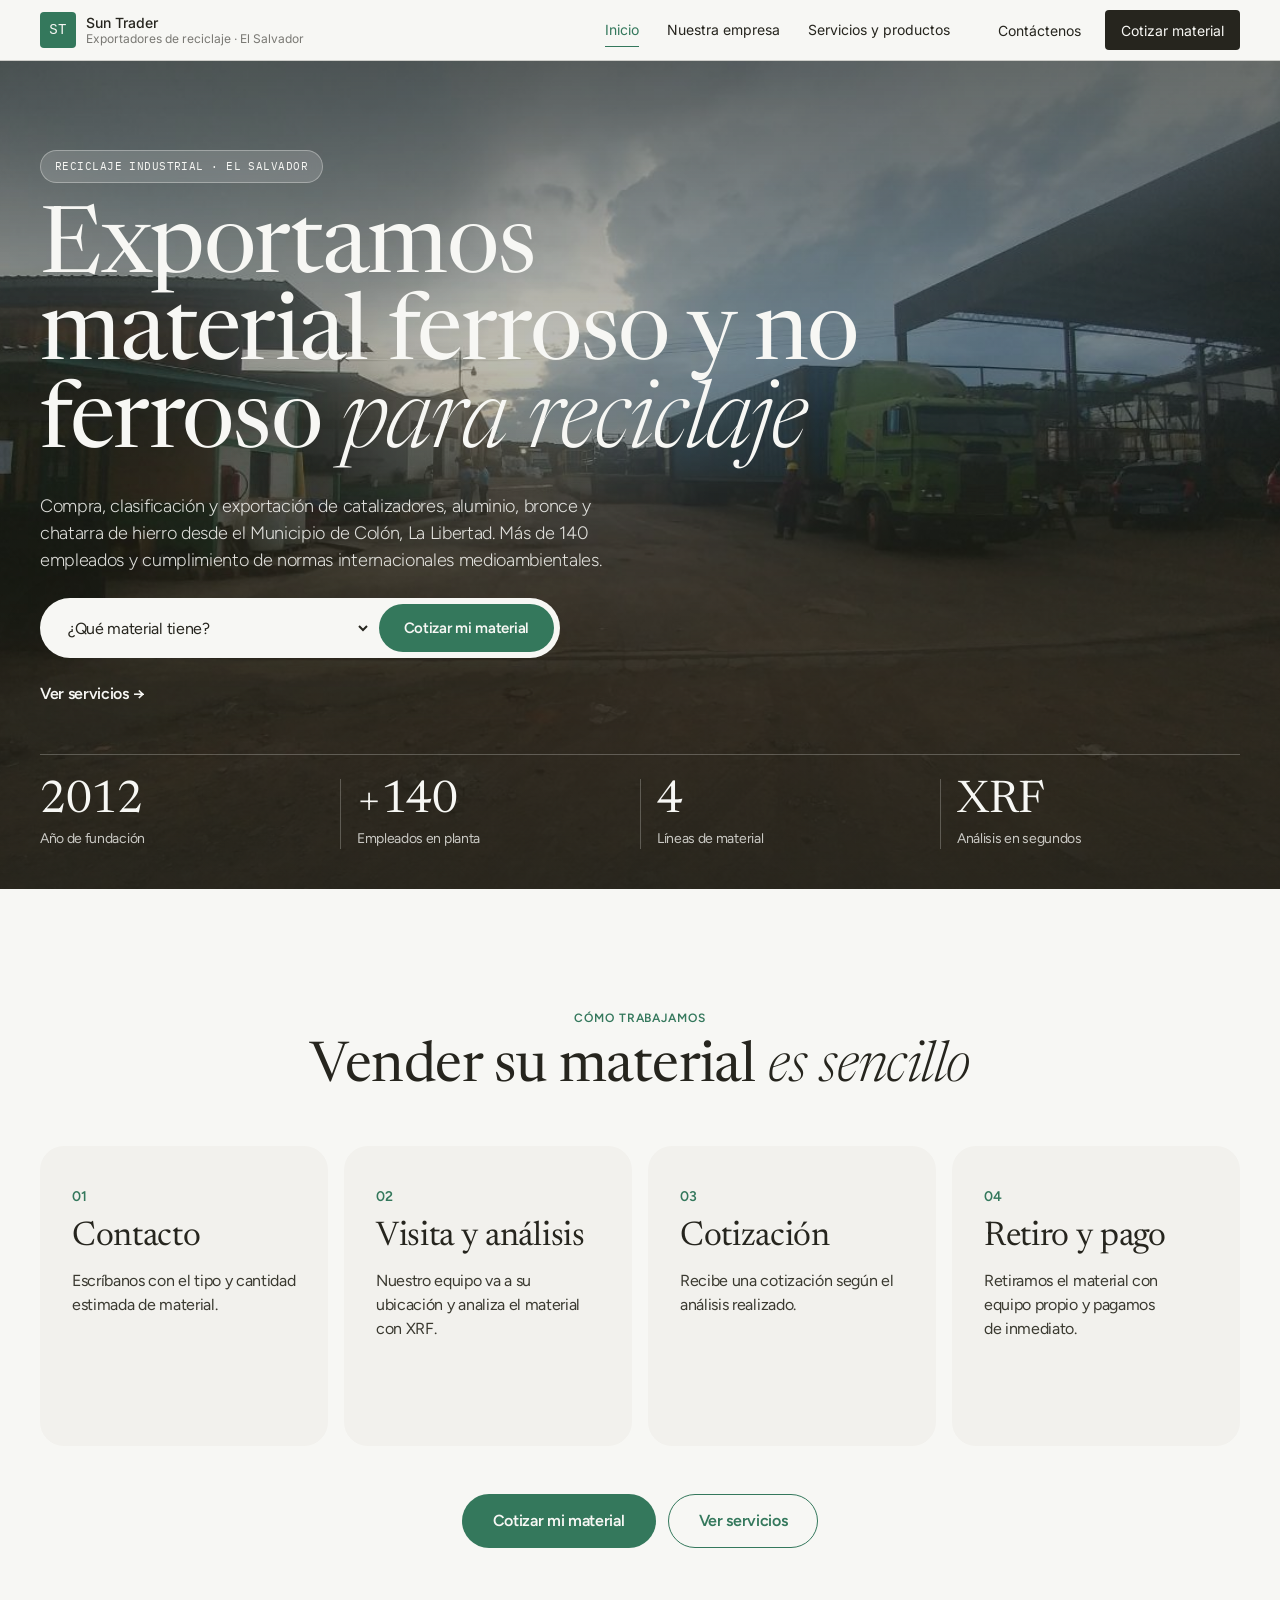
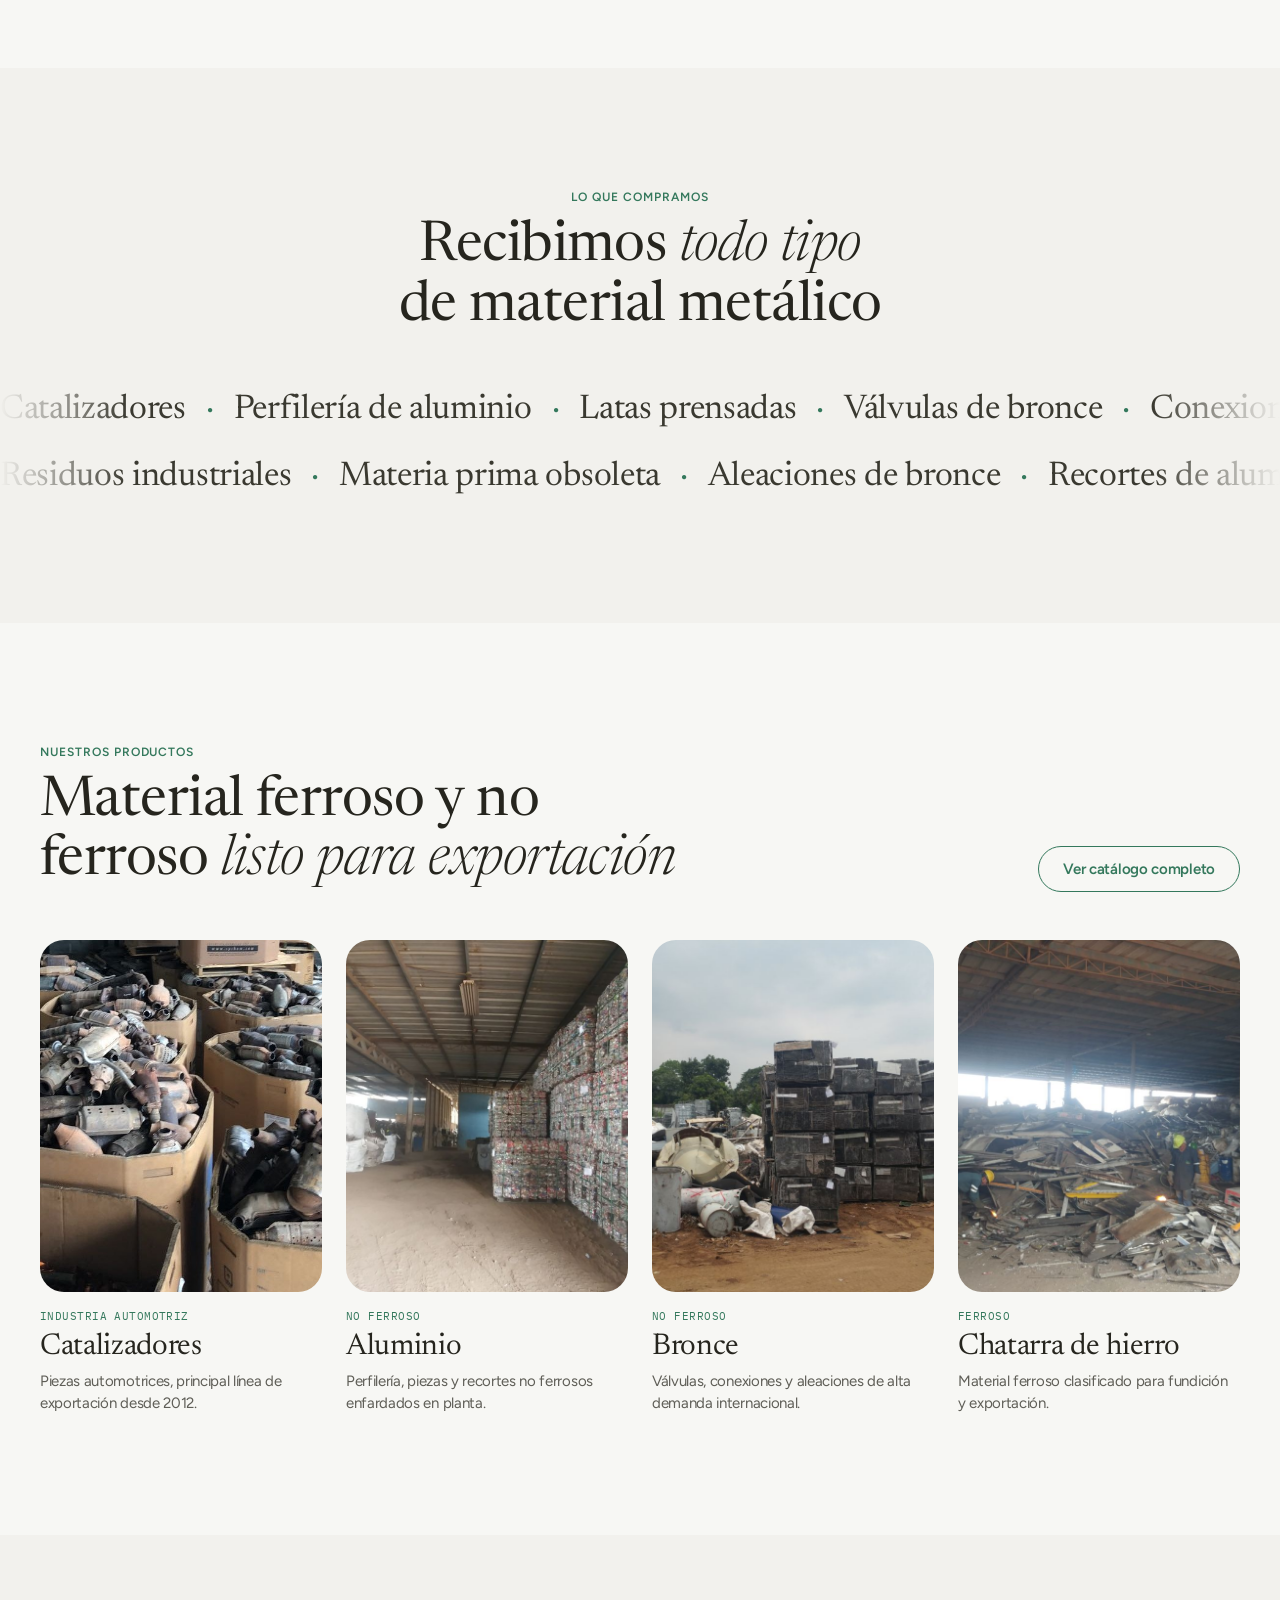
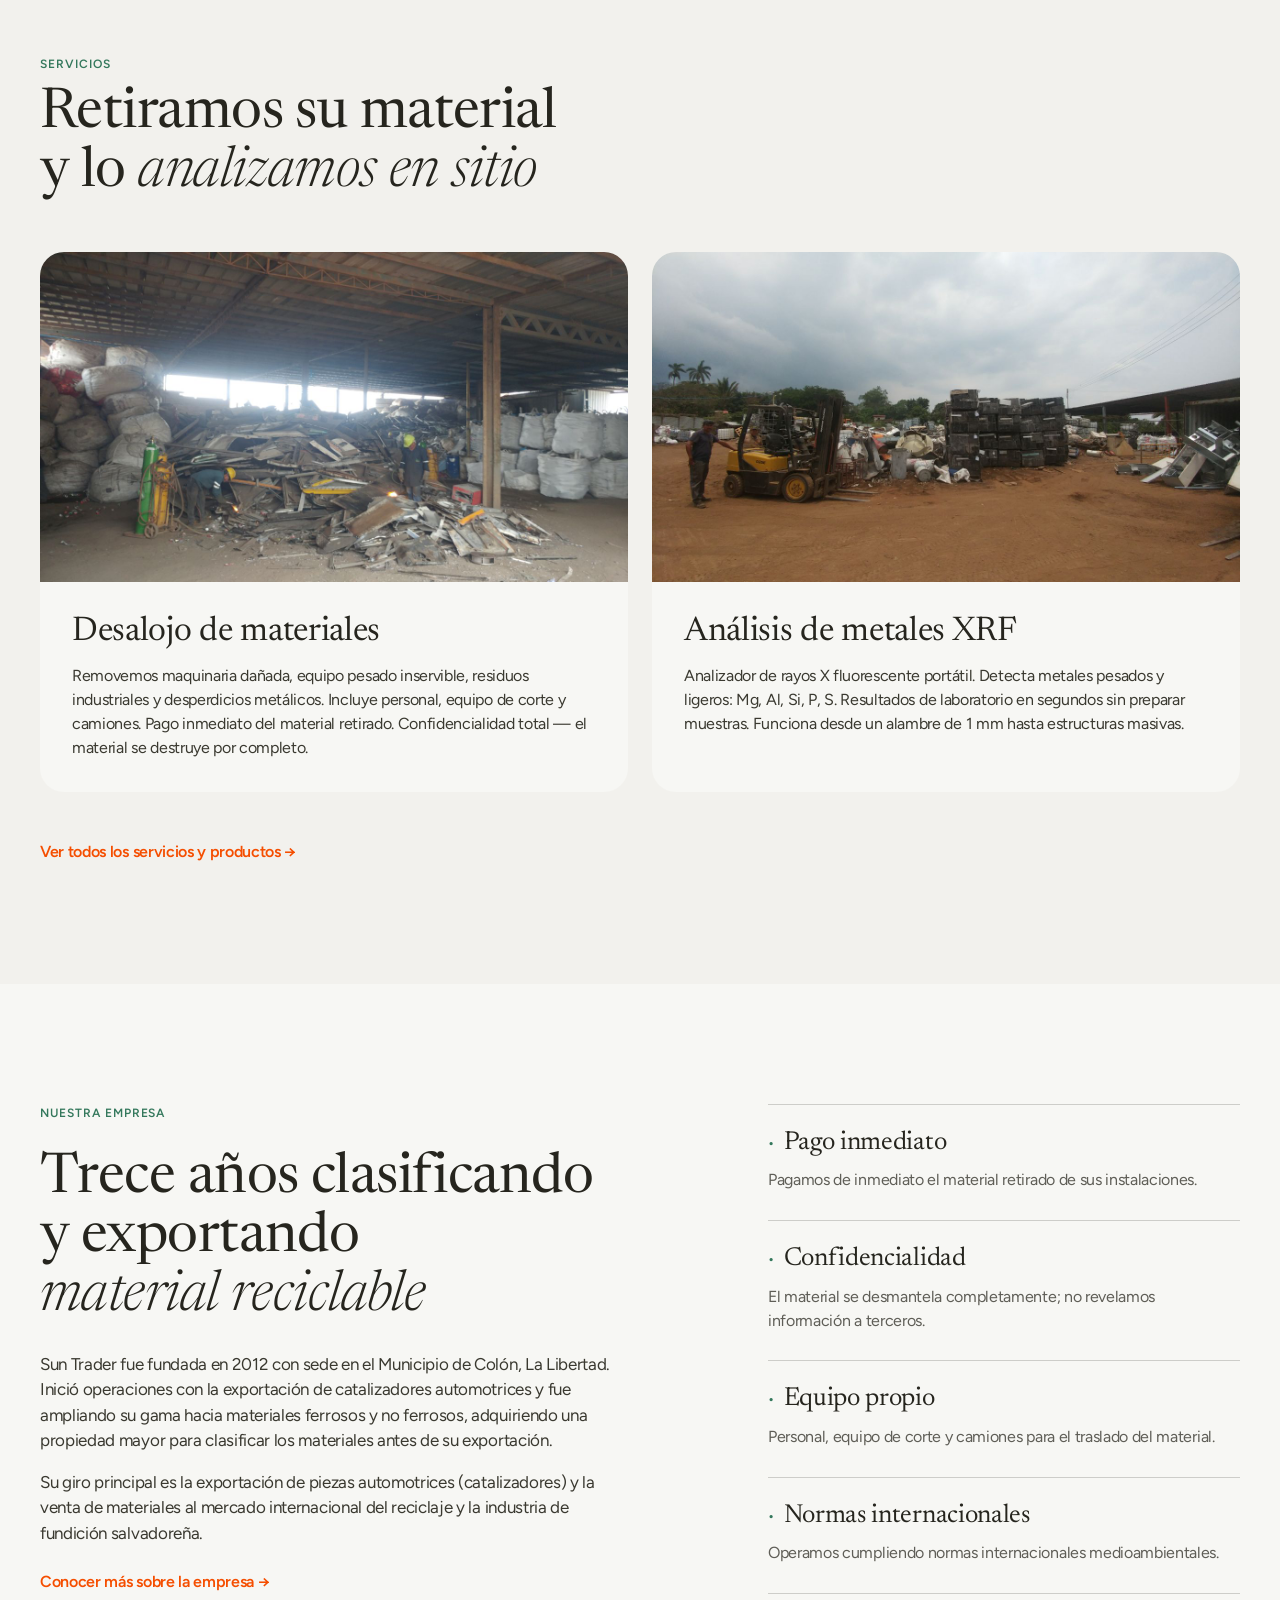
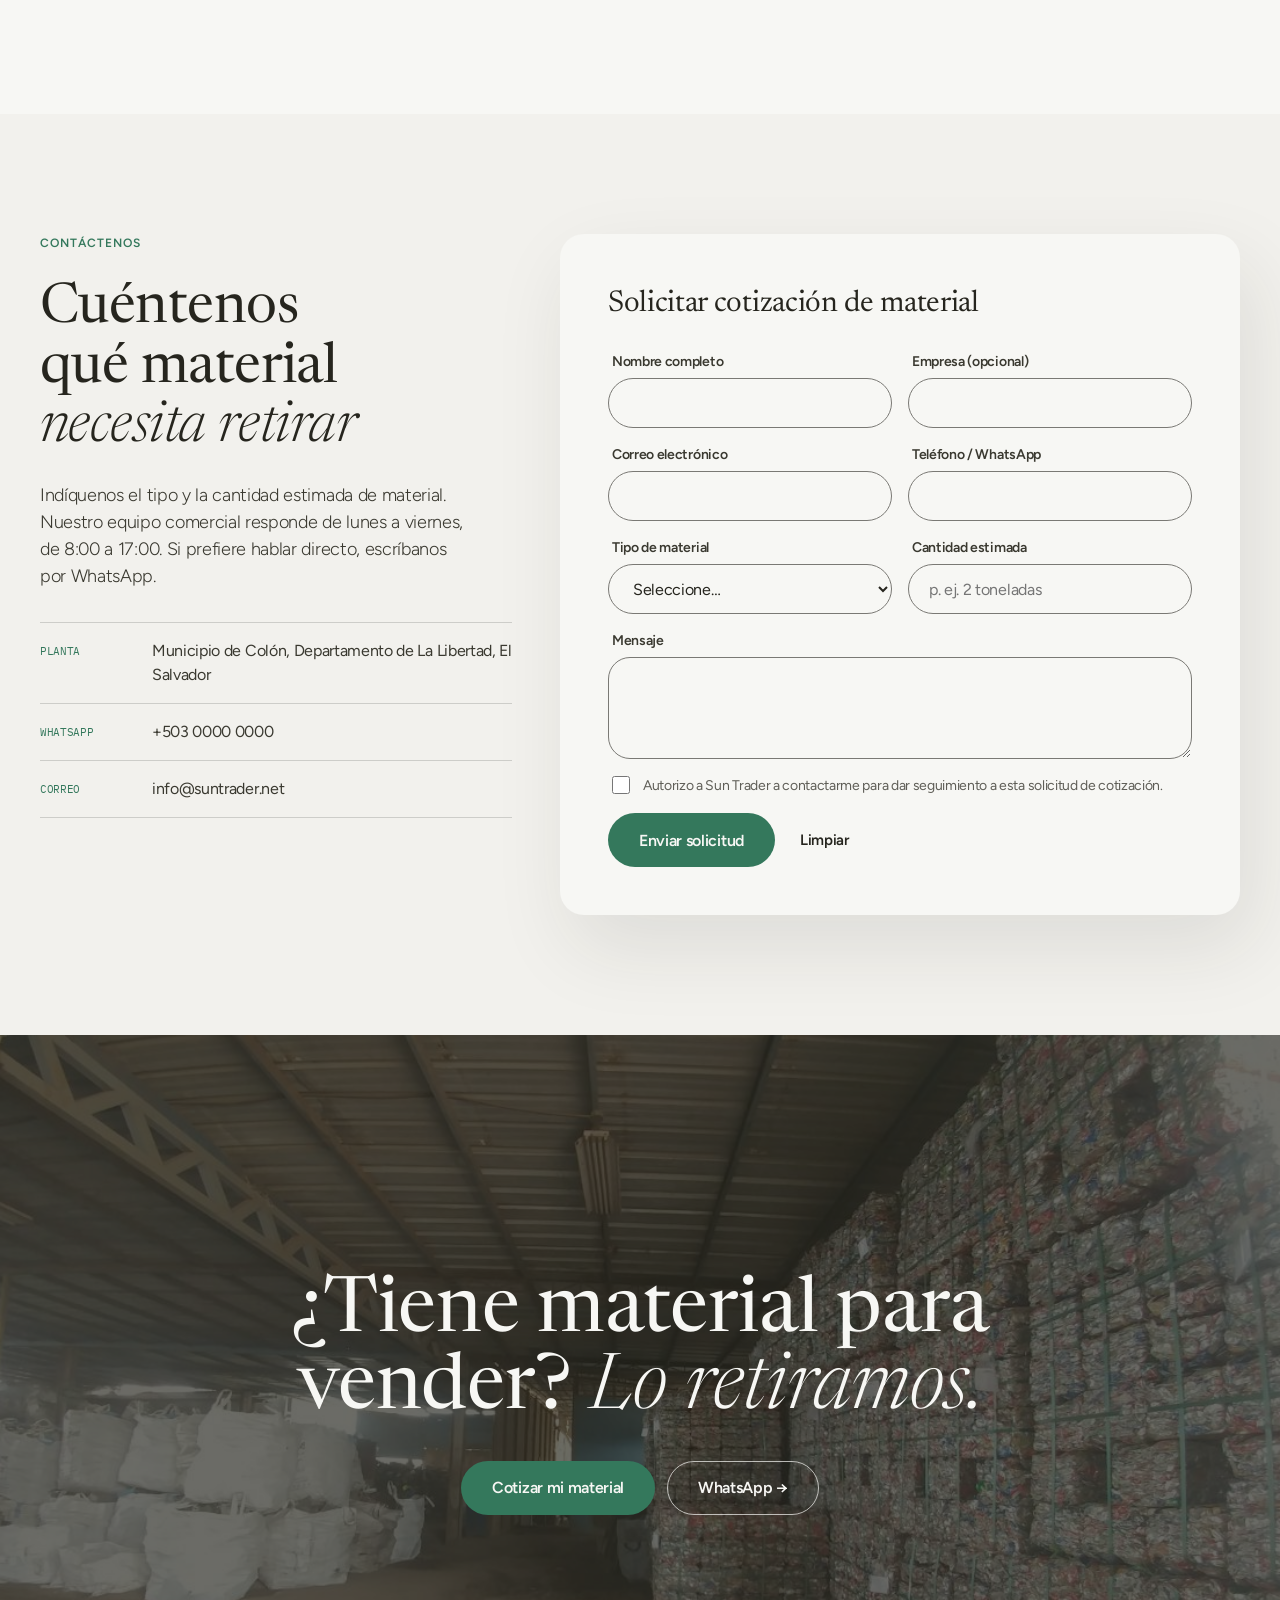
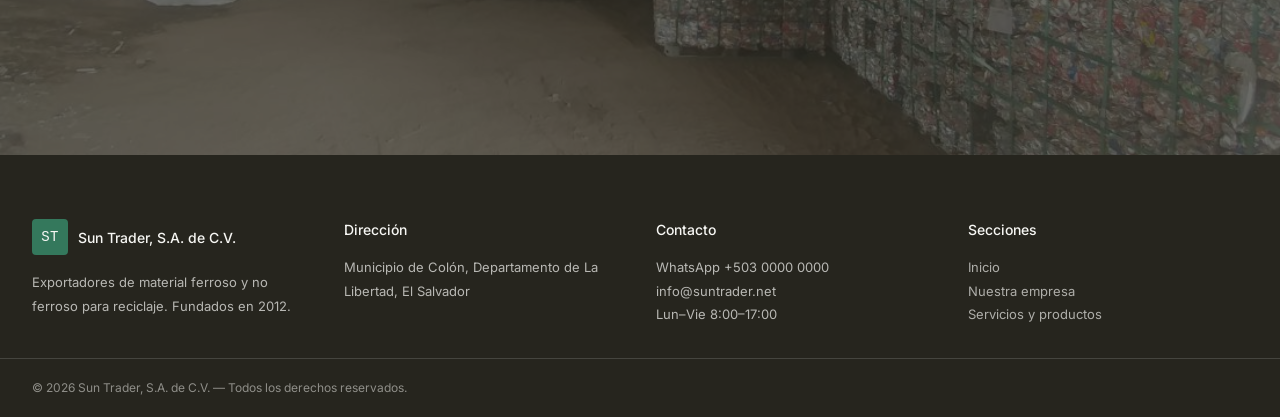
<file: index.html>
<!DOCTYPE html>
<html lang="es">
<head>
  <meta charset="UTF-8" />
  <meta name="viewport" content="width=device-width, initial-scale=1.0" />
  <title>Sun Trader, S.A. de C.V. — Exportadores de material ferroso y no ferroso para reciclaje</title>
  <meta name="description" content="Compra, clasificación y exportación de catalizadores, aluminio, bronce y chatarra de hierro desde el Municipio de Colón, La Libertad, El Salvador. Fundados en 2012, más de 140 empleados." />
  <meta name="theme-color" content="#26251e" />
  <link rel="preconnect" href="https://fonts.googleapis.com" />
  <link rel="preconnect" href="https://fonts.gstatic.com" crossorigin />
  <link href="https://fonts.googleapis.com/css2?family=Newsreader:ital,opsz,wght@0,6..72,300;0,6..72,400;0,6..72,500;1,6..72,300;1,6..72,400&family=Figtree:wght@300;400;500;600;700&family=IBM+Plex+Mono:wght@400&family=Inter:wght@400;500&display=swap" rel="stylesheet" />
  <link rel="stylesheet" href="inicio.css" />
</head>
<body>


  <!-- ===================== HEADER ===================== -->
  <header class="site-header" id="siteHeader">
    <div class="header-inner">
      <a class="brand" href="index.html" aria-label="Sun Trader — Inicio">
        <span class="brand-mark">ST</span>
        <span class="brand-text">
          <span class="brand-name">Sun Trader</span>
          <span class="brand-sub">Exportadores de reciclaje · El Salvador</span>
        </span>
      </a>
      <div class="nav-cluster">
        <nav class="main-nav" aria-label="Navegación principal">
          <a href="index.html" class="active">Inicio</a>
          <a href="nosotros.html">Nuestra empresa</a>
          <a href="servicios.html">Servicios y productos</a>
        </nav>
        <div class="header-actions">
          <a href="#contacto" class="header-link">Contáctenos</a>
          <a href="#contacto" class="header-cta">Cotizar material</a>
        </div>
      </div>
    </div>
  </header>

  <main>

    <!-- ===================== HERO ===================== -->
    <section class="hero" aria-labelledby="hero-title">
      <figure class="hero-bg">
        <img src="images/entrada-planta.jpg" alt="Entrada a la planta de reciclaje de Sun Trader en Colón, La Libertad, con camión contenedor" />
      </figure>

      <div class="container hero-inner">
        <div class="hero-copy">
          <p class="badge hero-enter">Reciclaje industrial · El Salvador</p>
          <h1 class="hero-title hero-enter" id="hero-title">Exportamos material ferroso y no ferroso <em>para reciclaje</em></h1>
          <p class="hero-lead hero-enter">Compra, clasificación y exportación de catalizadores, aluminio, bronce y chatarra de hierro desde el Municipio de Colón, La Libertad. Más de 140 empleados y cumplimiento de normas internacionales medioambientales.</p>

          <!-- Cotización rápida: lleva al formulario completo -->
          <form class="quick-quote hero-enter" action="#contacto" aria-label="Cotización rápida">
            <label class="sr-only" for="qq-material">Tipo de material</label>
            <select id="qq-material" name="material">
              <option value="" selected disabled>¿Qué material tiene?</option>
              <option>Catalizadores</option>
              <option>Aluminio</option>
              <option>Bronce</option>
              <option>Chatarra de hierro</option>
              <option>Otro</option>
            </select>
            <button type="submit" class="btn btn-primary">Cotizar mi material</button>
          </form>
          <a href="servicios.html" class="hero-link hero-enter">Ver servicios →</a>
        </div>

        <dl class="hero-stats hero-enter" aria-label="Cifras de la empresa">
          <div class="hero-stat">
            <dt>Año de fundación</dt>
            <dd>2012</dd>
          </div>
          <div class="hero-stat">
            <dt>Empleados en planta</dt>
            <dd data-count="140" data-prefix="+">+140</dd>
          </div>
          <div class="hero-stat">
            <dt>Líneas de material</dt>
            <dd data-count="4">4</dd>
          </div>
          <div class="hero-stat">
            <dt>Análisis en segundos</dt>
            <dd>XRF</dd>
          </div>
        </dl>
      </div>
    </section>

    <!-- ===================== CÓMO TRABAJAMOS ===================== -->
    <section class="section" aria-labelledby="steps-title">
      <div class="container stack">
        <header class="section-head section-head-center reveal">
          <p class="eyebrow">Cómo trabajamos</p>
          <h2 class="h2" id="steps-title">Vender su material <em>es sencillo</em></h2>
        </header>

        <ol class="steps-grid">
          <li class="step reveal">
            <span class="step-num">01</span>
            <h3>Contacto</h3>
            <p>Escríbanos con el tipo y cantidad estimada de material.</p>
          </li>
          <li class="step reveal d-1">
            <span class="step-num">02</span>
            <h3>Visita y análisis</h3>
            <p>Nuestro equipo va a su ubicación y analiza el material con XRF.</p>
          </li>
          <li class="step reveal d-2">
            <span class="step-num">03</span>
            <h3>Cotización</h3>
            <p>Recibe una cotización según el análisis realizado.</p>
          </li>
          <li class="step reveal d-3">
            <span class="step-num">04</span>
            <h3>Retiro y pago</h3>
            <p>Retiramos el material con equipo propio y pagamos de inmediato.</p>
          </li>
        </ol>

        <div class="btn-row btn-row-center reveal">
          <a href="#contacto" class="btn btn-primary btn-lg">Cotizar mi material</a>
          <a href="servicios.html" class="btn btn-outline btn-lg">Ver servicios</a>
        </div>
      </div>
    </section>

    <!-- ===================== MATERIALES (cinta) ===================== -->
    <section class="section section-paper materials" aria-labelledby="materials-title">
      <div class="container">
        <header class="section-head section-head-center reveal">
          <p class="eyebrow">Lo que compramos</p>
          <h2 class="h2" id="materials-title">Recibimos <em>todo tipo</em> de material metálico</h2>
        </header>
      </div>
      <div class="marquee" aria-hidden="true">
        <div class="marquee-row">
          <span>Catalizadores</span><span>Perfilería de aluminio</span><span>Latas prensadas</span><span>Válvulas de bronce</span><span>Conexiones</span><span>Chatarra de hierro</span><span>Maquinaria dañada</span><span>Equipo pesado</span>
          <span>Catalizadores</span><span>Perfilería de aluminio</span><span>Latas prensadas</span><span>Válvulas de bronce</span><span>Conexiones</span><span>Chatarra de hierro</span><span>Maquinaria dañada</span><span>Equipo pesado</span>
        </div>
        <div class="marquee-row marquee-row-reverse">
          <span>Residuos industriales</span><span>Materia prima obsoleta</span><span>Aleaciones de bronce</span><span>Recortes de aluminio</span><span>Material ferroso</span><span>Desperdicios metálicos</span>
          <span>Residuos industriales</span><span>Materia prima obsoleta</span><span>Aleaciones de bronce</span><span>Recortes de aluminio</span><span>Material ferroso</span><span>Desperdicios metálicos</span>
        </div>
      </div>
    </section>

    <!-- ===================== PRODUCTOS ===================== -->
    <section class="section" aria-labelledby="products-title">
      <div class="container stack">
        <header class="section-head section-head-split reveal">
          <div>
            <p class="eyebrow">Nuestros productos</p>
            <h2 class="h2" id="products-title">Material ferroso y no ferroso <em>listo para exportación</em></h2>
          </div>
          <a href="servicios.html" class="btn btn-outline">Ver catálogo completo</a>
        </header>

        <div class="products-grid">
          <article class="product reveal">
            <figure class="product-photo">
              <img src="images/catalizadores.jpg" alt="Cajas con catalizadores automotrices clasificados" loading="lazy" />
            </figure>
            <div class="product-body">
              <span class="product-type">Industria automotriz</span>
              <h3>Catalizadores</h3>
              <p>Piezas automotrices, principal línea de exportación desde 2012.</p>
            </div>
          </article>
          <article class="product reveal d-1">
            <figure class="product-photo">
              <img src="images/aluminio-latas.jpg" alt="Fardos de aluminio y latas prensadas listos para exportación" loading="lazy" />
            </figure>
            <div class="product-body">
              <span class="product-type">No ferroso</span>
              <h3>Aluminio</h3>
              <p>Perfilería, piezas y recortes no ferrosos enfardados en planta.</p>
            </div>
          </article>
          <article class="product reveal d-2">
            <figure class="product-photo">
              <img src="images/enfardado.jpg" alt="Material no ferroso enfardado y apilado en la planta" loading="lazy" />
            </figure>
            <div class="product-body">
              <span class="product-type">No ferroso</span>
              <h3>Bronce</h3>
              <p>Válvulas, conexiones y aleaciones de alta demanda internacional.</p>
            </div>
          </article>
          <article class="product reveal d-3">
            <figure class="product-photo">
              <img src="images/nave-corte.jpg" alt="Chatarra de hierro procesada con equipo de corte en la nave" loading="lazy" />
            </figure>
            <div class="product-body">
              <span class="product-type">Ferroso</span>
              <h3>Chatarra de hierro</h3>
              <p>Material ferroso clasificado para fundición y exportación.</p>
            </div>
          </article>
        </div>
      </div>
    </section>

    <!-- ===================== SERVICIOS ===================== -->
    <section class="section section-paper" aria-labelledby="services-title">
      <div class="container stack">
        <header class="section-head reveal">
          <p class="eyebrow">Servicios</p>
          <h2 class="h2" id="services-title">Retiramos su material y lo <em>analizamos en sitio</em></h2>
        </header>

        <div class="services-grid">
          <article class="service reveal">
            <figure class="service-photo">
              <img src="images/nave-corte.jpg" alt="Operarios con equipo de corte desmantelando material metálico en la nave" loading="lazy" />
            </figure>
            <div class="service-body">
              <h3>Desalojo de materiales</h3>
              <p>Removemos maquinaria dañada, equipo pesado inservible, residuos industriales y desperdicios metálicos. Incluye personal, equipo de corte y camiones. Pago inmediato del material retirado. Confidencialidad total — el material se destruye por completo.</p>
            </div>
          </article>
          <article class="service reveal d-1">
            <figure class="service-photo">
              <img src="images/planta-patio.jpg" alt="Patio de la planta donde se analiza y clasifica el material" loading="lazy" />
            </figure>
            <div class="service-body">
              <h3>Análisis de metales XRF</h3>
              <p>Analizador de rayos X fluorescente portátil. Detecta metales pesados y ligeros: Mg, Al, Si, P, S. Resultados de laboratorio en segundos sin preparar muestras. Funciona desde un alambre de 1 mm hasta estructuras masivas.</p>
            </div>
          </article>
        </div>
        <a href="servicios.html" class="link">Ver todos los servicios y productos →</a>
      </div>
    </section>

    <!-- ===================== NUESTRA EMPRESA ===================== -->
    <section class="section" aria-labelledby="about-title">
      <div class="container about-grid">
        <div class="about-copy reveal">
          <p class="eyebrow">Nuestra empresa</p>
          <h2 class="h2" id="about-title">Trece años clasificando y exportando <em>material reciclable</em></h2>
          <p>Sun Trader fue fundada en 2012 con sede en el Municipio de Colón, La Libertad. Inició operaciones con la exportación de catalizadores automotrices y fue ampliando su gama hacia materiales ferrosos y no ferrosos, adquiriendo una propiedad mayor para clasificar los materiales antes de su exportación.</p>
          <p>Su giro principal es la exportación de piezas automotrices (catalizadores) y la venta de materiales al mercado internacional del reciclaje y la industria de fundición salvadoreña.</p>
          <a href="nosotros.html" class="link">Conocer más sobre la empresa →</a>
        </div>

        <ul class="reasons reveal d-1" aria-label="Por qué trabajar con Sun Trader">
          <li>
            <h3>Pago inmediato</h3>
            <p>Pagamos de inmediato el material retirado de sus instalaciones.</p>
          </li>
          <li>
            <h3>Confidencialidad</h3>
            <p>El material se desmantela completamente; no revelamos información a terceros.</p>
          </li>
          <li>
            <h3>Equipo propio</h3>
            <p>Personal, equipo de corte y camiones para el traslado del material.</p>
          </li>
          <li>
            <h3>Normas internacionales</h3>
            <p>Operamos cumpliendo normas internacionales medioambientales.</p>
          </li>
        </ul>
      </div>
    </section>

    <!-- ===================== CONTACTO ===================== -->
    <section class="section section-paper" id="contacto" aria-labelledby="contact-title">
      <div class="container contact-grid">
        <div class="contact-info reveal-x">
          <p class="eyebrow">Contáctenos</p>
          <h2 class="h2" id="contact-title">Cuéntenos qué material <em>necesita retirar</em></h2>
          <p class="lead">Indíquenos el tipo y la cantidad estimada de material. Nuestro equipo comercial responde de lunes a viernes, de 8:00 a 17:00. Si prefiere hablar directo, escríbanos por WhatsApp.</p>
          <ul class="contact-list">
            <li><span class="contact-label">Planta</span><span>Municipio de Colón, Departamento de La Libertad, El Salvador</span></li>
            <li><span class="contact-label">WhatsApp</span><a href="https://wa.me/50300000000">+503 0000 0000</a></li>
            <li><span class="contact-label">Correo</span><a href="mailto:info@suntrader.net">info@suntrader.net</a></li>
          </ul>
        </div>

        <div class="form-card reveal">
          <h3 class="form-title">Solicitar cotización de material</h3>
          <form id="contact-form" class="contact-form" novalidate>
            <div class="field">
              <label for="nombre">Nombre completo</label>
              <input type="text" id="nombre" name="nombre" required autocomplete="name" />
            </div>
            <div class="field">
              <label for="empresa">Empresa (opcional)</label>
              <input type="text" id="empresa" name="empresa" autocomplete="organization" />
            </div>
            <div class="field">
              <label for="correo">Correo electrónico</label>
              <input type="email" id="correo" name="correo" required autocomplete="email" />
            </div>
            <div class="field">
              <label for="telefono">Teléfono / WhatsApp</label>
              <input type="tel" id="telefono" name="telefono" autocomplete="tel" />
            </div>
            <div class="field">
              <label for="material">Tipo de material</label>
              <select id="material" name="material" required>
                <option value="" selected disabled>Seleccione…</option>
                <option>Catalizadores</option>
                <option>Aluminio</option>
                <option>Bronce</option>
                <option>Chatarra de hierro</option>
                <option>Otro</option>
              </select>
            </div>
            <div class="field">
              <label for="cantidad">Cantidad estimada</label>
              <input type="text" id="cantidad" name="cantidad" placeholder="p. ej. 2 toneladas" />
            </div>
            <div class="field field-full">
              <label for="mensaje">Mensaje</label>
              <textarea id="mensaje" name="mensaje" rows="4"></textarea>
            </div>
            <label class="check-row field-full">
              <input type="checkbox" required />
              <span>Autorizo a Sun Trader a contactarme para dar seguimiento a esta solicitud de cotización.</span>
            </label>
            <div class="form-actions field-full">
              <button type="submit" class="btn btn-primary btn-lg">Enviar solicitud</button>
              <button type="reset" class="btn btn-ghost">Limpiar</button>
            </div>
            <p class="form-msg field-full" id="form-msg" role="status" aria-live="polite"></p>
          </form>
        </div>
      </div>
    </section>

    <!-- ===================== CIERRE ===================== -->
    <section class="closing" aria-labelledby="closing-title">
      <figure class="closing-bg">
        <img src="images/aluminio-latas.jpg" alt="" loading="lazy" />
      </figure>
      <div class="container closing-inner reveal">
        <h2 class="closing-title" id="closing-title">¿Tiene material para vender? <em>Lo retiramos.</em></h2>
        <div class="btn-row btn-row-center">
          <a href="#contacto" class="btn btn-primary btn-lg">Cotizar mi material</a>
          <a href="https://wa.me/50300000000" class="btn btn-outline-light btn-lg">WhatsApp →</a>
        </div>
      </div>
    </section>
  </main>

  <!-- ===================== FOOTER ===================== -->
  <footer class="site-footer">
    <div class="footer-grid">
      <div class="footer-col">
        <div class="footer-brand">
          <span class="brand-mark mono">ST</span>
          <span>Sun Trader, S.A. de C.V.</span>
        </div>
        <p>Exportadores de material ferroso y no ferroso para reciclaje. Fundados en 2012.</p>
      </div>
      <div class="footer-col">
        <h4>Dirección</h4>
        <p>Municipio de Colón, Departamento de La Libertad, El Salvador</p>
      </div>
      <div class="footer-col">
        <h4>Contacto</h4>
        <p>WhatsApp +503 0000 0000<br />info@suntrader.net<br />Lun–Vie 8:00–17:00</p>
      </div>
      <div class="footer-col links">
        <h4>Secciones</h4>
        <a href="index.html">Inicio</a>
        <a href="nosotros.html">Nuestra empresa</a>
        <a href="servicios.html">Servicios y productos</a>
      </div>
    </div>
    <div class="footer-bottom">
      <div class="wrap">© <span data-year>2026</span> Sun Trader, S.A. de C.V. — Todos los derechos reservados.</div>
    </div>
  </footer>
</body>
</html>
</file>
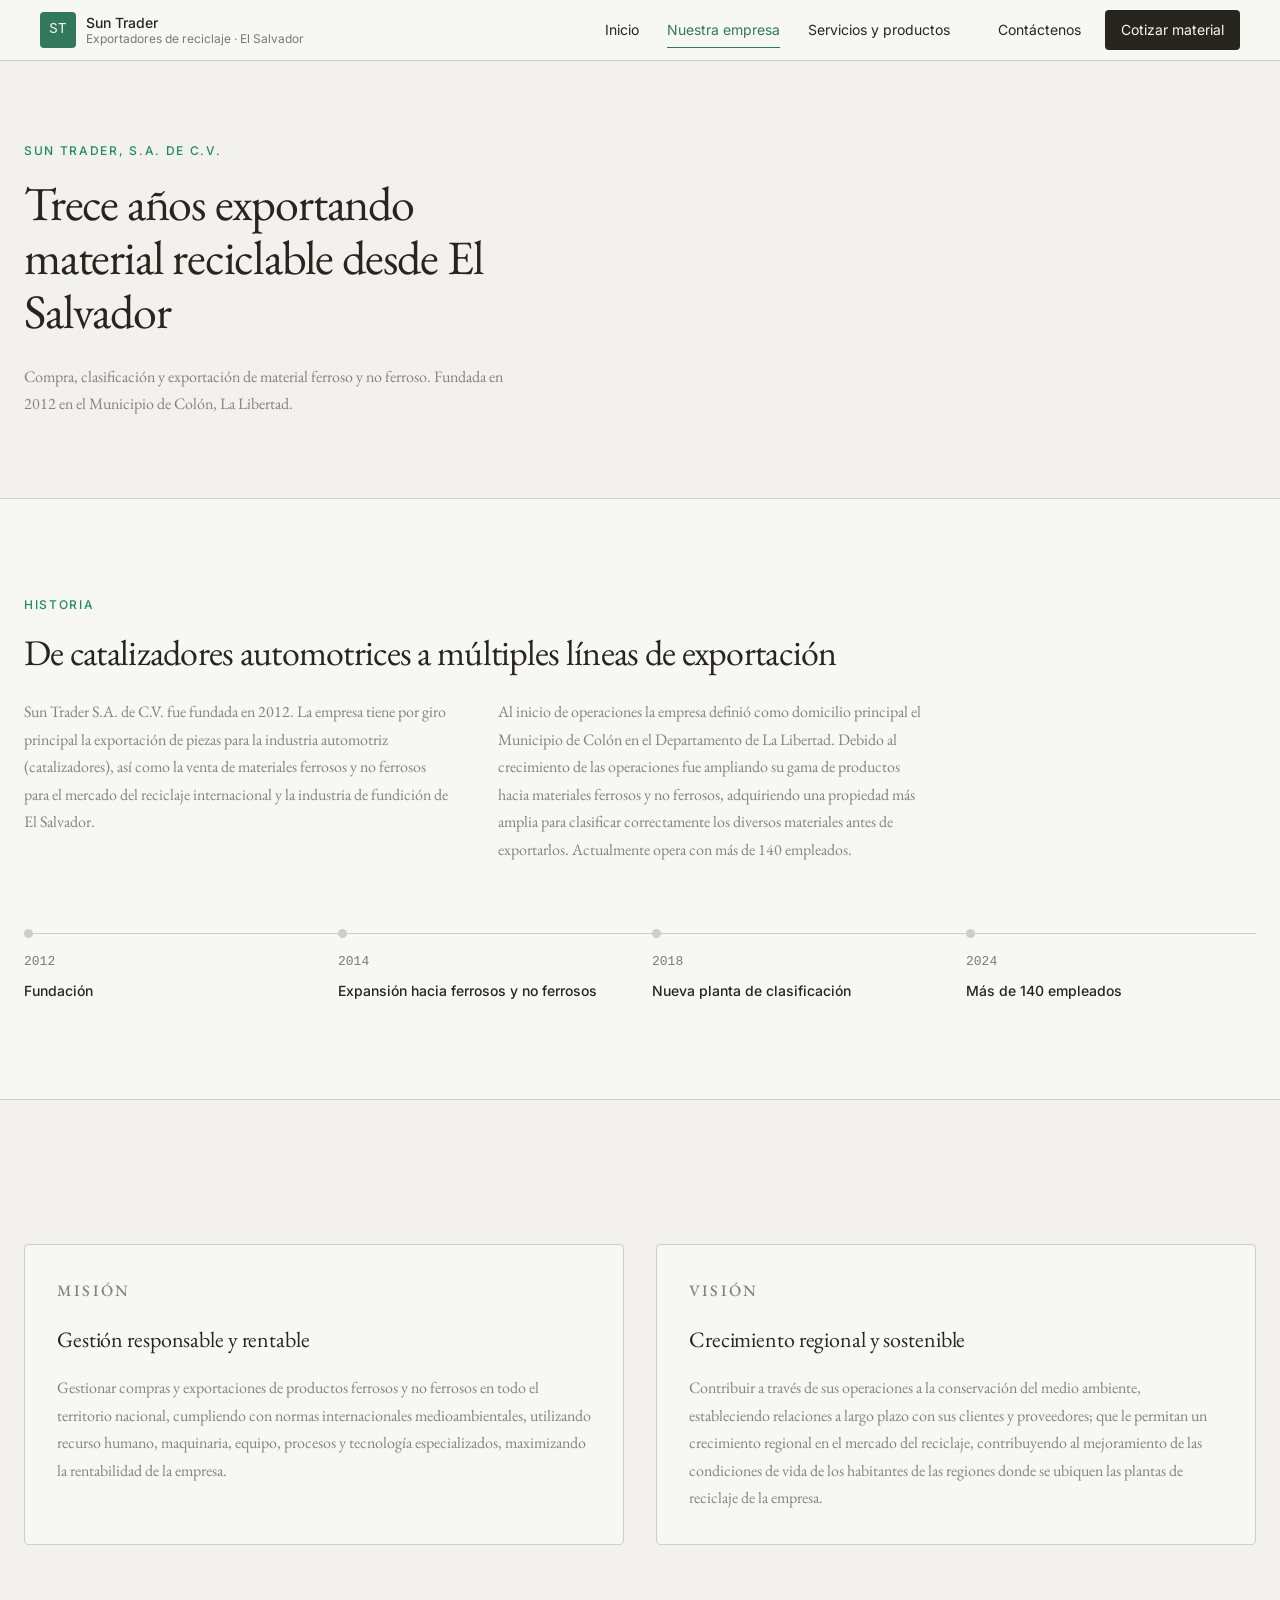
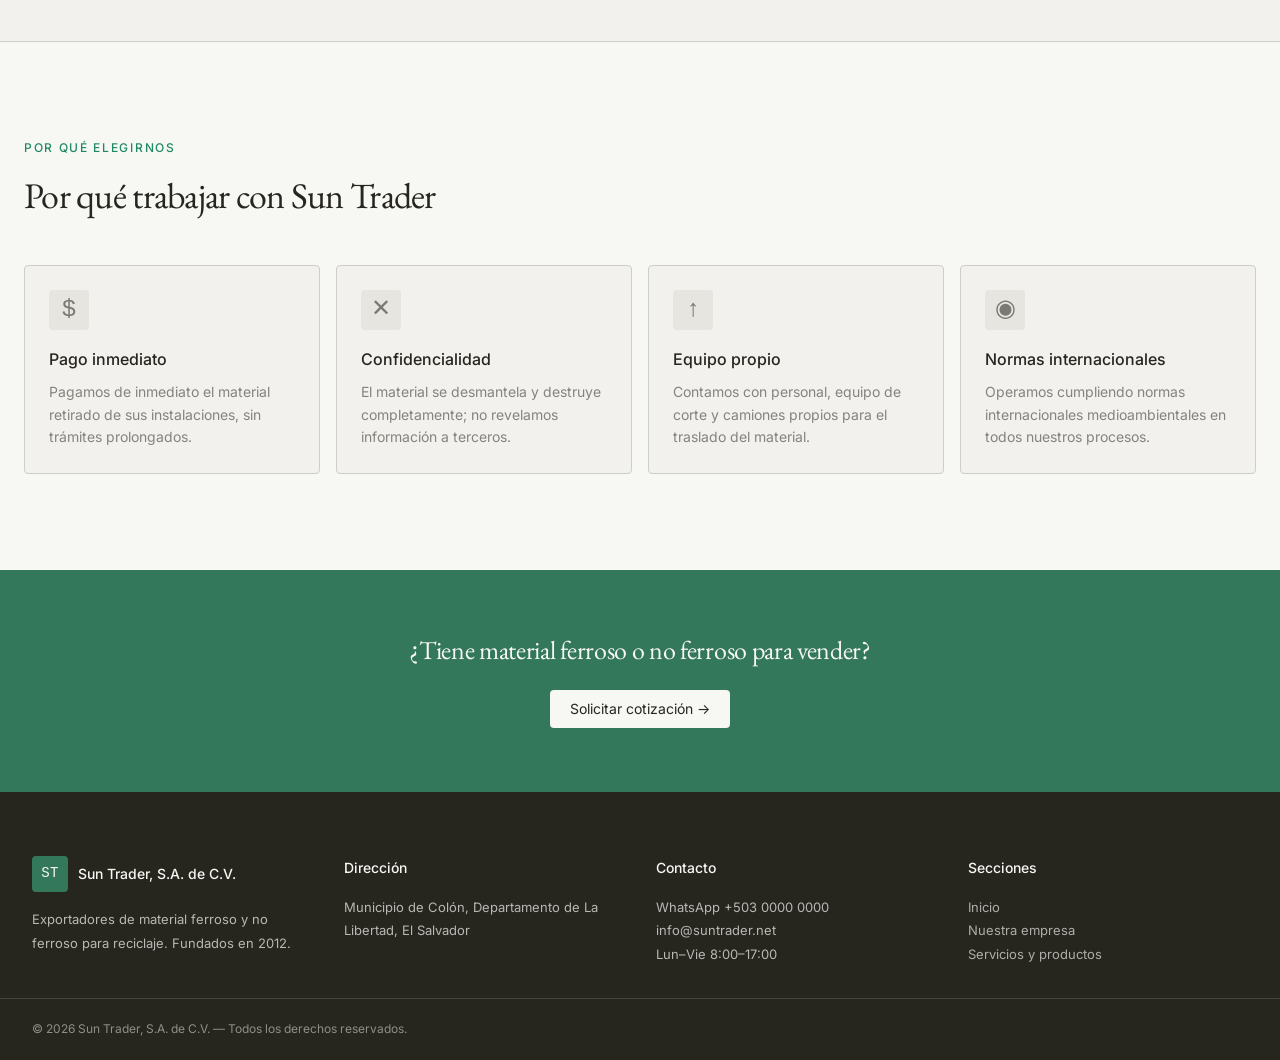
<file: nosotros.html>
<!DOCTYPE html>
<html lang="es">
<head>
  <meta charset="UTF-8" />
  <meta name="viewport" content="width=device-width, initial-scale=1.0" />
  <title>Nuestra empresa — Sun Trader, S.A. de C.V.</title>
  <meta name="description" content="Trece años exportando material reciclable desde El Salvador. Historia, misión, visión y diferenciadores de Sun Trader, fundada en 2012 en Colón, La Libertad." />
  <meta name="theme-color" content="#26251e" />
  <link rel="preconnect" href="https://fonts.googleapis.com" />
  <link rel="preconnect" href="https://fonts.gstatic.com" crossorigin />
  <link href="https://fonts.googleapis.com/css2?family=EB+Garamond:wght@400;500&family=Inter:wght@400;500&display=swap" rel="stylesheet" />
  <link rel="stylesheet" href="styles.css" />
</head>
<body>
  <!-- ===================== HEADER ===================== -->
  <header class="site-header" id="siteHeader">
    <div class="header-inner">
      <a class="brand" href="index.html" aria-label="Sun Trader — Inicio">
        <span class="brand-mark">ST</span>
        <span class="brand-text">
          <span class="brand-name">Sun Trader</span>
          <span class="brand-sub">Exportadores de reciclaje · El Salvador</span>
        </span>
      </a>
      <div class="nav-cluster">
        <nav class="main-nav" aria-label="Navegación principal">
          <a href="index.html">Inicio</a>
          <a href="nosotros.html" class="active">Nuestra empresa</a>
          <a href="servicios.html">Servicios y productos</a>
        </nav>
        <div class="header-actions">
          <a href="index.html#contacto" class="header-link">Contáctenos</a>
          <a href="index.html#contacto" class="header-cta">Cotizar material</a>
        </div>
      </div>
    </div>
  </header>

  <main>
    <!-- ===================== HERO INTERIOR ===================== -->
    <section class="page-hero bone">
      <div class="section-inner hero-enter">
        <p class="eyebrow">Sun Trader, S.A. de C.V.</p>
        <h1>Trece años exportando material reciclable desde El Salvador</h1>
        <p class="lead">Compra, clasificación y exportación de material ferroso y no ferroso. Fundada en 2012 en el Municipio de Colón, La Libertad.</p>
      </div>
    </section>

    <!-- ===================== HISTORIA ===================== -->
    <section class="section section-parchment">
      <div class="section-inner">
        <div class="reveal">
          <p class="eyebrow">Historia</p>
          <h2 class="h2">De catalizadores automotrices a múltiples líneas de exportación</h2>
        </div>
        <div class="two-col-text reveal">
          <p>Sun Trader S.A. de C.V. fue fundada en 2012. La empresa tiene por giro principal la exportación de piezas para la industria automotriz (catalizadores), así como la venta de materiales ferrosos y no ferrosos para el mercado del reciclaje internacional y la industria de fundición de El Salvador.</p>
          <p>Al inicio de operaciones la empresa definió como domicilio principal el Municipio de Colón en el Departamento de La Libertad. Debido al crecimiento de las operaciones fue ampliando su gama de productos hacia materiales ferrosos y no ferrosos, adquiriendo una propiedad más amplia para clasificar correctamente los diversos materiales antes de exportarlos. Actualmente opera con más de 140 empleados.</p>
        </div>

        <div class="timeline">
          <div class="milestone reveal">
            <span class="dot" aria-hidden="true"></span>
            <div class="year mono">2012</div>
            <div class="event">Fundación</div>
          </div>
          <div class="milestone reveal" style="transition-delay:80ms;">
            <span class="dot" aria-hidden="true"></span>
            <div class="year mono">2014</div>
            <div class="event">Expansión hacia ferrosos y no ferrosos</div>
          </div>
          <div class="milestone reveal" style="transition-delay:160ms;">
            <span class="dot" aria-hidden="true"></span>
            <div class="year mono">2018</div>
            <div class="event">Nueva planta de clasificación</div>
          </div>
          <div class="milestone reveal" style="transition-delay:240ms;">
            <span class="dot" aria-hidden="true"></span>
            <div class="year mono">2024</div>
            <div class="event">Más de 140 empleados</div>
          </div>
        </div>
      </div>
    </section>

    <!-- ===================== MISIÓN / VISIÓN ===================== -->
    <section class="section section-bone" style="border-top:1px solid var(--color-stone);border-bottom:1px solid var(--color-stone);">
      <div class="section-inner">
        <div class="mv-grid">
          <article class="mv-card reveal">
            <p class="eyebrow">Misión</p>
            <h3>Gestión responsable y rentable</h3>
            <p>Gestionar compras y exportaciones de productos ferrosos y no ferrosos en todo el territorio nacional, cumpliendo con normas internacionales medioambientales, utilizando recurso humano, maquinaria, equipo, procesos y tecnología especializados, maximizando la rentabilidad de la empresa.</p>
          </article>
          <article class="mv-card reveal" style="transition-delay:120ms;">
            <p class="eyebrow">Visión</p>
            <h3>Crecimiento regional y sostenible</h3>
            <p>Contribuir a través de sus operaciones a la conservación del medio ambiente, estableciendo relaciones a largo plazo con sus clientes y proveedores; que le permitan un crecimiento regional en el mercado del reciclaje, contribuyendo al mejoramiento de las condiciones de vida de los habitantes de las regiones donde se ubiquen las plantas de reciclaje de la empresa.</p>
          </article>
        </div>
      </div>
    </section>

    <!-- ===================== DIFERENCIADORES ===================== -->
    <section class="section section-parchment">
      <div class="section-inner">
        <div class="reveal">
          <p class="eyebrow">Por qué elegirnos</p>
          <h2 class="h2">Por qué trabajar con Sun Trader</h2>
        </div>
        <div class="tiles-grid">
          <article class="tile reveal">
            <div class="tile-glyph mono" aria-hidden="true">$</div>
            <h3>Pago inmediato</h3>
            <p>Pagamos de inmediato el material retirado de sus instalaciones, sin trámites prolongados.</p>
          </article>
          <article class="tile reveal" style="transition-delay:80ms;">
            <div class="tile-glyph mono" aria-hidden="true">✕</div>
            <h3>Confidencialidad</h3>
            <p>El material se desmantela y destruye completamente; no revelamos información a terceros.</p>
          </article>
          <article class="tile reveal" style="transition-delay:160ms;">
            <div class="tile-glyph mono" aria-hidden="true">↑</div>
            <h3>Equipo propio</h3>
            <p>Contamos con personal, equipo de corte y camiones propios para el traslado del material.</p>
          </article>
          <article class="tile reveal" style="transition-delay:240ms;">
            <div class="tile-glyph mono" aria-hidden="true">◉</div>
            <h3>Normas internacionales</h3>
            <p>Operamos cumpliendo normas internacionales medioambientales en todos nuestros procesos.</p>
          </article>
        </div>
      </div>
    </section>

    <!-- ===================== CTA ===================== -->
    <section class="cta-forest">
      <div class="section-inner reveal">
        <h2 class="h2-sm">¿Tiene material ferroso o no ferroso para vender?</h2>
        <div class="btn-row" style="justify-content:center;">
          <a href="index.html#contacto" class="btn btn-parchment">Solicitar cotización →</a>
        </div>
      </div>
    </section>
  </main>

  <!-- ===================== FOOTER ===================== -->
  <footer class="site-footer">
    <div class="footer-grid">
      <div class="footer-col">
        <div class="footer-brand">
          <span class="brand-mark mono">ST</span>
          <span>Sun Trader, S.A. de C.V.</span>
        </div>
        <p>Exportadores de material ferroso y no ferroso para reciclaje. Fundados en 2012.</p>
      </div>
      <div class="footer-col">
        <h4>Dirección</h4>
        <p>Municipio de Colón, Departamento de La Libertad, El Salvador</p>
      </div>
      <div class="footer-col">
        <h4>Contacto</h4>
        <p>WhatsApp +503 0000 0000<br />info@suntrader.net<br />Lun–Vie 8:00–17:00</p>
      </div>
      <div class="footer-col links">
        <h4>Secciones</h4>
        <a href="index.html">Inicio</a>
        <a href="nosotros.html">Nuestra empresa</a>
        <a href="servicios.html">Servicios y productos</a>
      </div>
    </div>
    <div class="footer-bottom">
      <div class="wrap">© <span data-year>2026</span> Sun Trader, S.A. de C.V. — Todos los derechos reservados.</div>
    </div>
  </footer>
</body>
</html>
</file>
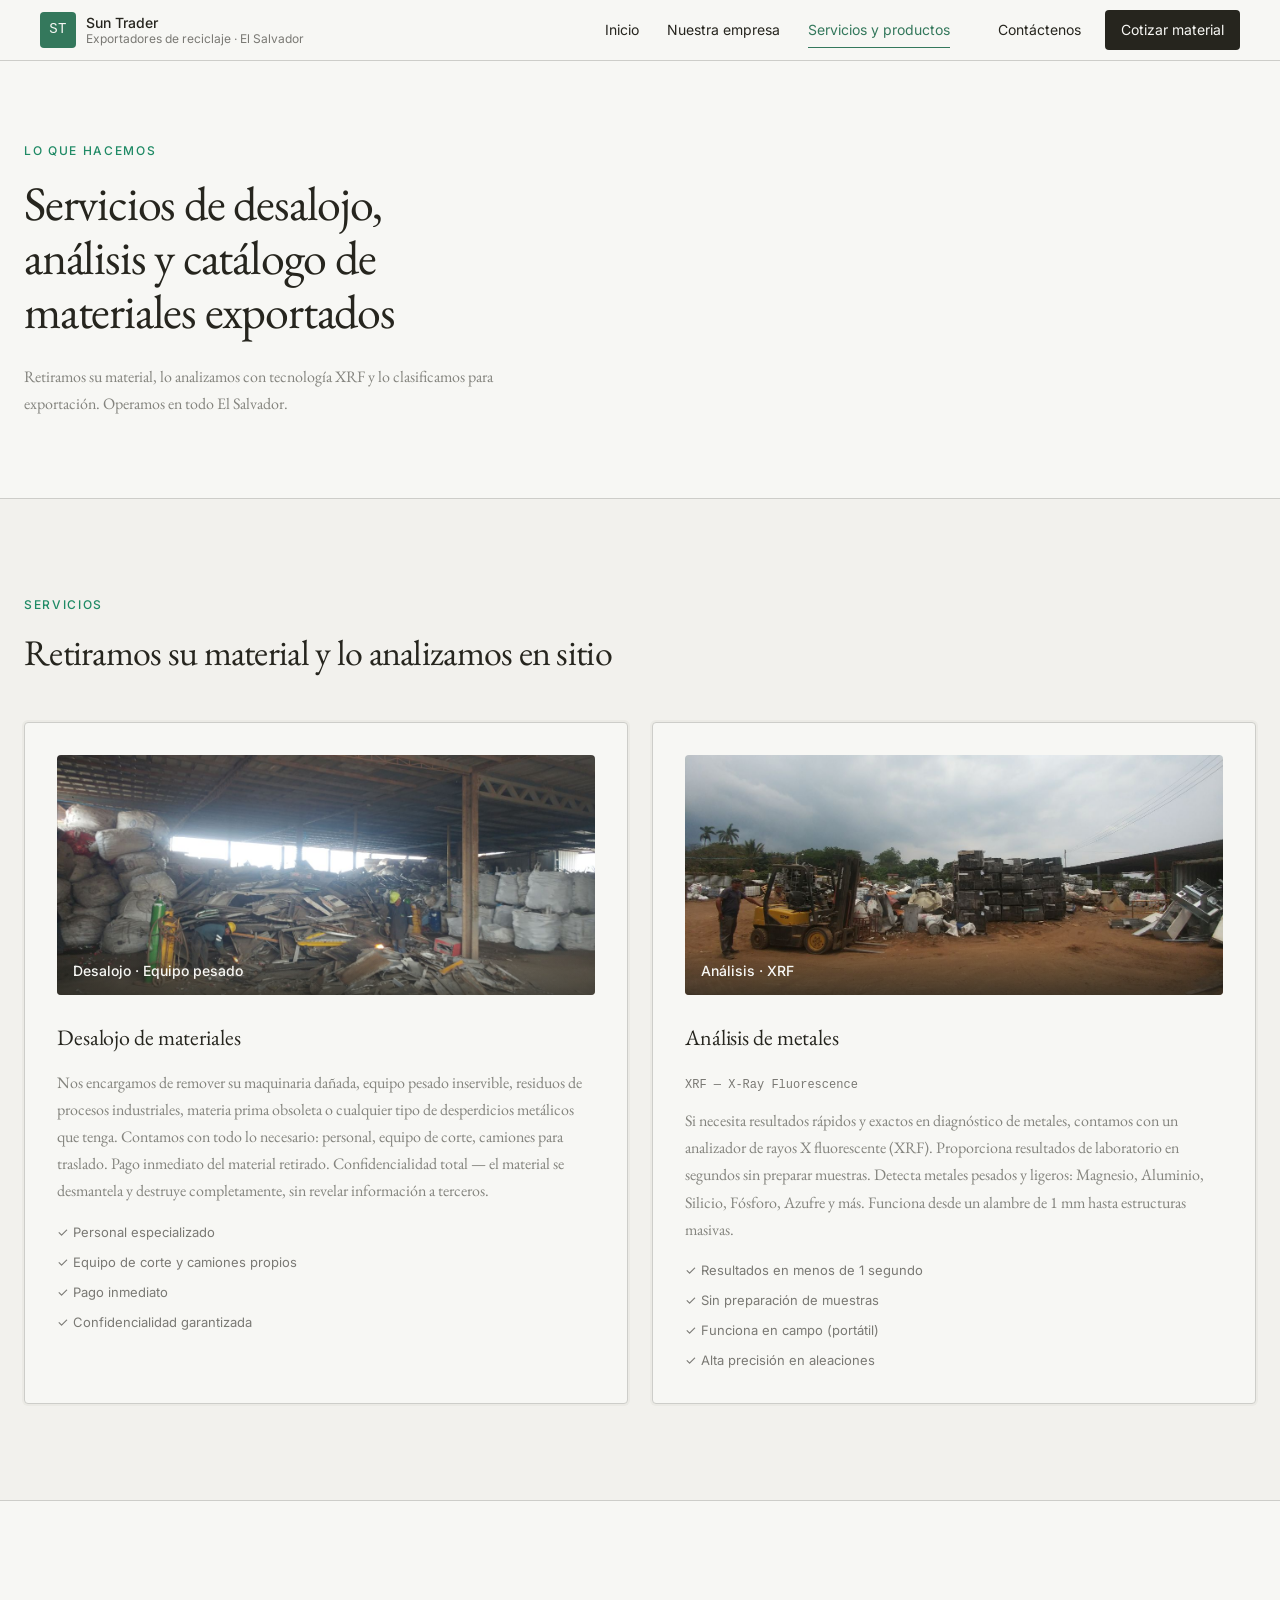
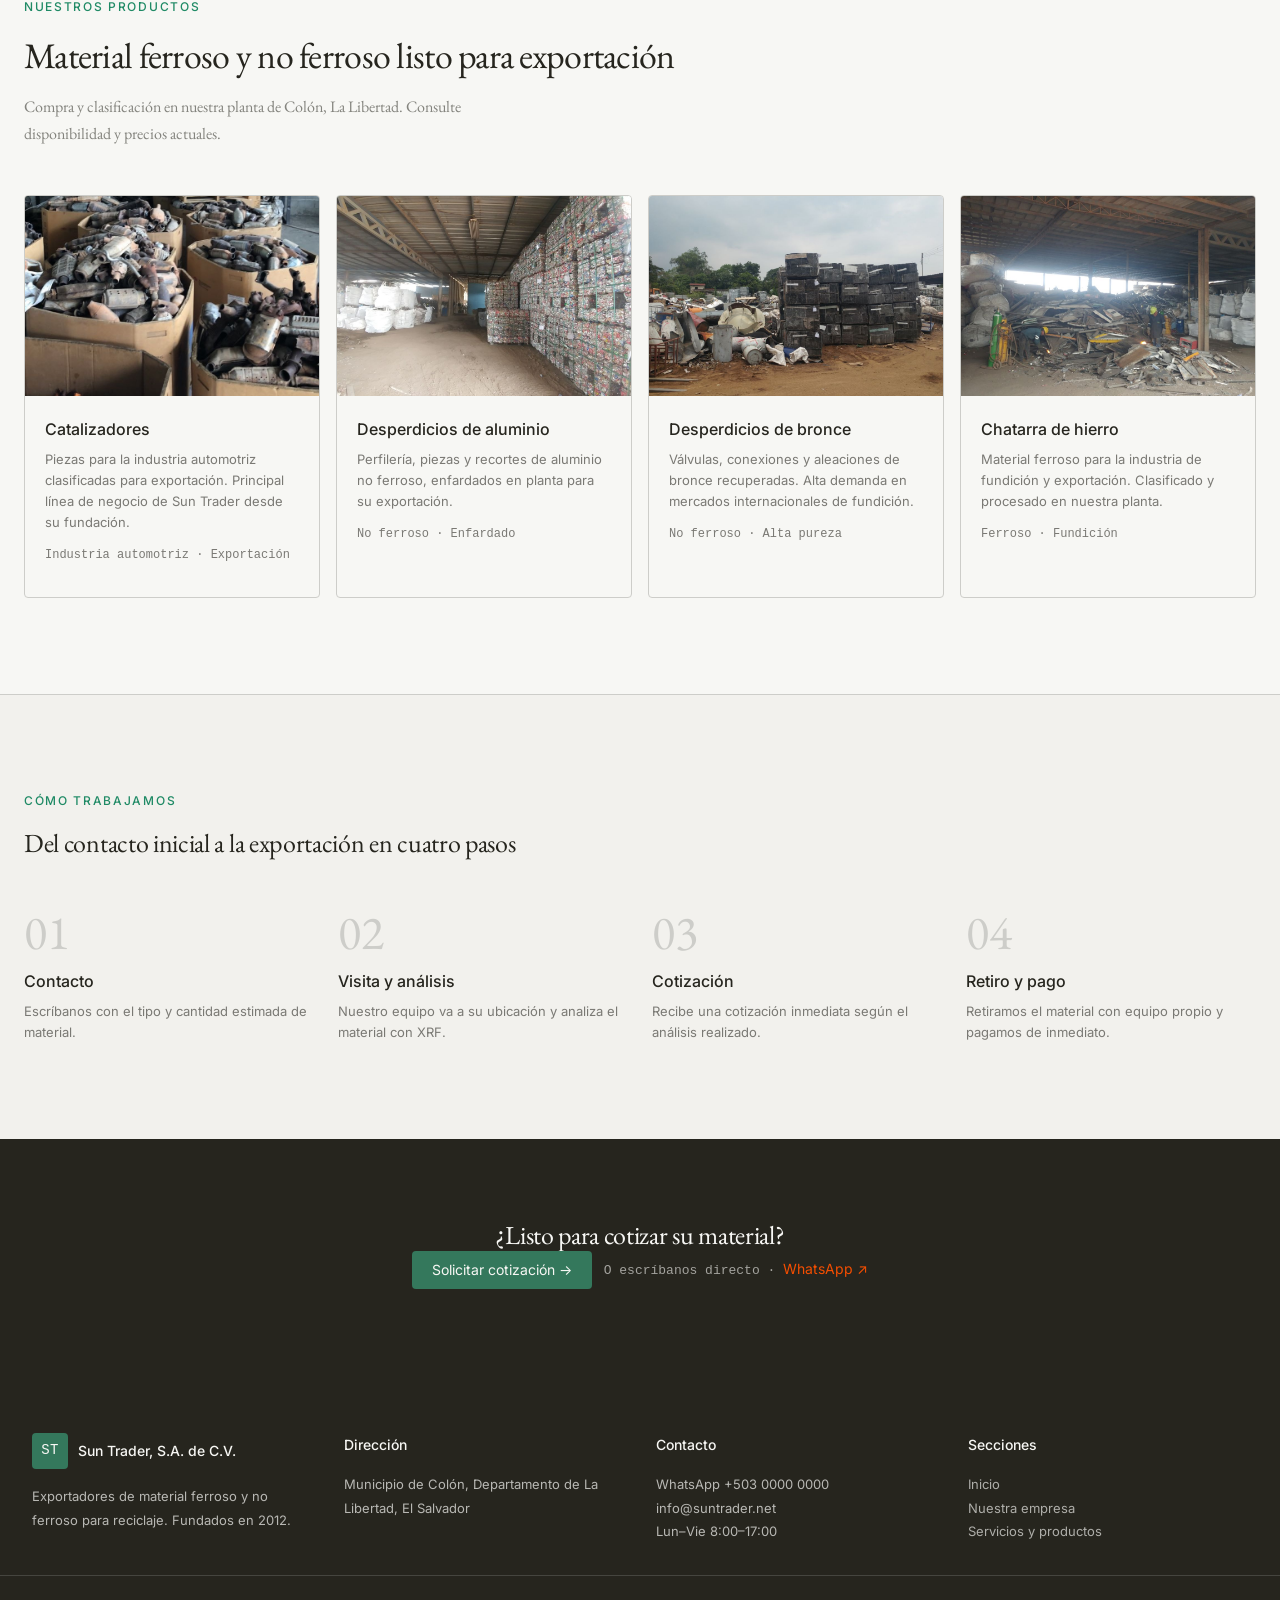
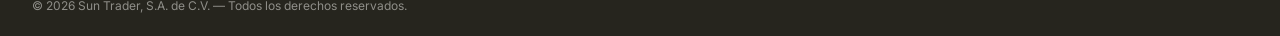
<file: servicios.html>
<!DOCTYPE html>
<html lang="es">
<head>
  <meta charset="UTF-8" />
  <meta name="viewport" content="width=device-width, initial-scale=1.0" />
  <title>Servicios y productos — Sun Trader, S.A. de C.V.</title>
  <meta name="description" content="Desalojo de materiales, análisis de metales XRF y catálogo de material ferroso y no ferroso para exportación. Operamos en todo El Salvador desde Colón, La Libertad." />
  <meta name="theme-color" content="#26251e" />
  <link rel="preconnect" href="https://fonts.googleapis.com" />
  <link rel="preconnect" href="https://fonts.gstatic.com" crossorigin />
  <link href="https://fonts.googleapis.com/css2?family=EB+Garamond:wght@400;500&family=Inter:wght@400;500&display=swap" rel="stylesheet" />
  <link rel="stylesheet" href="styles.css" />
</head>
<body>
  <!-- ===================== HEADER ===================== -->
  <header class="site-header" id="siteHeader">
    <div class="header-inner">
      <a class="brand" href="index.html" aria-label="Sun Trader — Inicio">
        <span class="brand-mark">ST</span>
        <span class="brand-text">
          <span class="brand-name">Sun Trader</span>
          <span class="brand-sub">Exportadores de reciclaje · El Salvador</span>
        </span>
      </a>
      <div class="nav-cluster">
        <nav class="main-nav" aria-label="Navegación principal">
          <a href="index.html">Inicio</a>
          <a href="nosotros.html">Nuestra empresa</a>
          <a href="servicios.html" class="active">Servicios y productos</a>
        </nav>
        <div class="header-actions">
          <a href="index.html#contacto" class="header-link">Contáctenos</a>
          <a href="index.html#contacto" class="header-cta">Cotizar material</a>
        </div>
      </div>
    </div>
  </header>

  <main>
    <!-- ===================== HERO INTERIOR ===================== -->
    <section class="page-hero parchment">
      <div class="section-inner hero-enter">
        <p class="eyebrow">Lo que hacemos</p>
        <h1>Servicios de desalojo, análisis y catálogo de materiales exportados</h1>
        <p class="lead">Retiramos su material, lo analizamos con tecnología XRF y lo clasificamos para exportación. Operamos en todo El Salvador.</p>
      </div>
    </section>

    <!-- ===================== SERVICIOS ===================== -->
    <section class="section section-bone" style="border-bottom:1px solid var(--color-stone);">
      <div class="section-inner">
        <div class="reveal">
          <p class="eyebrow">Servicios</p>
          <h2 class="h2">Retiramos su material y lo analizamos en sitio</h2>
        </div>
        <div class="svc-grid">
          <article class="svc-card reveal">
            <div class="svc-media">
              <img src="images/nave-corte.jpg" alt="Operarios con equipo de corte desmantelando material metálico en la nave" />
              <span class="overlay-label">Desalojo · Equipo pesado</span>
            </div>
            <h3>Desalojo de materiales</h3>
            <p>Nos encargamos de remover su maquinaria dañada, equipo pesado inservible, residuos de procesos industriales, materia prima obsoleta o cualquier tipo de desperdicios metálicos que tenga. Contamos con todo lo necesario: personal, equipo de corte, camiones para traslado. Pago inmediato del material retirado. Confidencialidad total — el material se desmantela y destruye completamente, sin revelar información a terceros.</p>
            <ul class="check-list">
              <li>✓ Personal especializado</li>
              <li>✓ Equipo de corte y camiones propios</li>
              <li>✓ Pago inmediato</li>
              <li>✓ Confidencialidad garantizada</li>
            </ul>
          </article>

          <article class="svc-card reveal" style="transition-delay:150ms;">
            <div class="svc-media">
              <img src="images/planta-patio.jpg" alt="Patio de la planta de clasificación de materiales de Sun Trader" />
              <span class="overlay-label">Análisis · XRF</span>
            </div>
            <h3>Análisis de metales</h3>
            <span class="tag-mono">XRF — X-Ray Fluorescence</span>
            <p>Si necesita resultados rápidos y exactos en diagnóstico de metales, contamos con un analizador de rayos X fluorescente (XRF). Proporciona resultados de laboratorio en segundos sin preparar muestras. Detecta metales pesados y ligeros: Magnesio, Aluminio, Silicio, Fósforo, Azufre y más. Funciona desde un alambre de 1 mm hasta estructuras masivas.</p>
            <ul class="check-list">
              <li>✓ Resultados en menos de 1 segundo</li>
              <li>✓ Sin preparación de muestras</li>
              <li>✓ Funciona en campo (portátil)</li>
              <li>✓ Alta precisión en aleaciones</li>
            </ul>
          </article>
        </div>
      </div>
    </section>

    <!-- ===================== CATÁLOGO ===================== -->
    <section class="section section-parchment">
      <div class="section-inner">
        <div class="reveal">
          <p class="eyebrow">Nuestros productos</p>
          <h2 class="h2">Material ferroso y no ferroso listo para exportación</h2>
          <p class="catalog-intro">Compra y clasificación en nuestra planta de Colón, La Libertad. Consulte disponibilidad y precios actuales.</p>
        </div>
        <div class="products-grid" style="margin-top:var(--space-48);">
          <article class="product-card reveal">
            <div class="product-media" style="height:200px;">
              <img src="images/catalizadores.jpg" alt="Catalizadores automotrices clasificados en cajas" />
            </div>
            <div class="product-body">
              <h3>Catalizadores</h3>
              <p>Piezas para la industria automotriz clasificadas para exportación. Principal línea de negocio de Sun Trader desde su fundación.</p>
              <span class="tag-mono" style="margin-top:12px;">Industria automotriz · Exportación</span>
            </div>
          </article>

          <article class="product-card reveal" style="transition-delay:80ms;">
            <div class="product-media" style="height:200px;">
              <img src="images/aluminio-latas.jpg" alt="Fardos de aluminio y latas prensadas en la planta" />
            </div>
            <div class="product-body">
              <h3>Desperdicios de aluminio</h3>
              <p>Perfilería, piezas y recortes de aluminio no ferroso, enfardados en planta para su exportación.</p>
              <span class="tag-mono" style="margin-top:12px;">No ferroso · Enfardado</span>
            </div>
          </article>

          <article class="product-card reveal" style="transition-delay:160ms;">
            <div class="product-media" style="height:200px;">
              <img src="images/enfardado.jpg" alt="Material no ferroso enfardado y apilado listo para exportación" />
            </div>
            <div class="product-body">
              <h3>Desperdicios de bronce</h3>
              <p>Válvulas, conexiones y aleaciones de bronce recuperadas. Alta demanda en mercados internacionales de fundición.</p>
              <span class="tag-mono" style="margin-top:12px;">No ferroso · Alta pureza</span>
            </div>
          </article>

          <article class="product-card reveal" style="transition-delay:240ms;">
            <div class="product-media" style="height:200px;">
              <img src="images/nave-corte.jpg" alt="Chatarra de hierro procesada dentro de la nave" />
            </div>
            <div class="product-body">
              <h3>Chatarra de hierro</h3>
              <p>Material ferroso para la industria de fundición y exportación. Clasificado y procesado en nuestra planta.</p>
              <span class="tag-mono" style="margin-top:12px;">Ferroso · Fundición</span>
            </div>
          </article>
        </div>
      </div>
    </section>

    <!-- ===================== PROCESO ===================== -->
    <section class="section section-bone" style="border-top:1px solid var(--color-stone);">
      <div class="section-inner">
        <div class="reveal">
          <p class="eyebrow">Cómo trabajamos</p>
          <h2 class="h2-sm">Del contacto inicial a la exportación en cuatro pasos</h2>
        </div>
        <div class="steps-grid">
          <div class="step reveal-x">
            <div class="num">01</div>
            <h3>Contacto</h3>
            <p>Escríbanos con el tipo y cantidad estimada de material.</p>
          </div>
          <div class="step reveal-x" style="transition-delay:100ms;">
            <div class="num">02</div>
            <h3>Visita y análisis</h3>
            <p>Nuestro equipo va a su ubicación y analiza el material con XRF.</p>
          </div>
          <div class="step reveal-x" style="transition-delay:200ms;">
            <div class="num">03</div>
            <h3>Cotización</h3>
            <p>Recibe una cotización inmediata según el análisis realizado.</p>
          </div>
          <div class="step reveal-x" style="transition-delay:300ms;">
            <div class="num">04</div>
            <h3>Retiro y pago</h3>
            <p>Retiramos el material con equipo propio y pagamos de inmediato.</p>
          </div>
        </div>
      </div>
    </section>

    <!-- ===================== CTA FINAL ===================== -->
    <section class="cta-dark">
      <div class="section-inner reveal">
        <h2 class="h2-sm">¿Listo para cotizar su material?</h2>
        <div class="btn-row" style="justify-content:center;align-items:center;">
          <a href="index.html#contacto" class="btn btn-forest">Solicitar cotización →</a>
          <span class="cta-contact mono" style="margin-top:0;">O escríbanos directo · <a href="https://wa.me/50300000000" class="link-ember" style="margin-top:0;">WhatsApp ↗</a></span>
        </div>
      </div>
    </section>
  </main>

  <!-- ===================== FOOTER ===================== -->
  <footer class="site-footer">
    <div class="footer-grid">
      <div class="footer-col">
        <div class="footer-brand">
          <span class="brand-mark mono">ST</span>
          <span>Sun Trader, S.A. de C.V.</span>
        </div>
        <p>Exportadores de material ferroso y no ferroso para reciclaje. Fundados en 2012.</p>
      </div>
      <div class="footer-col">
        <h4>Dirección</h4>
        <p>Municipio de Colón, Departamento de La Libertad, El Salvador</p>
      </div>
      <div class="footer-col">
        <h4>Contacto</h4>
        <p>WhatsApp +503 0000 0000<br />info@suntrader.net<br />Lun–Vie 8:00–17:00</p>
      </div>
      <div class="footer-col links">
        <h4>Secciones</h4>
        <a href="index.html">Inicio</a>
        <a href="nosotros.html">Nuestra empresa</a>
        <a href="servicios.html">Servicios y productos</a>
      </div>
    </div>
    <div class="footer-bottom">
      <div class="wrap">© <span data-year>2026</span> Sun Trader, S.A. de C.V. — Todos los derechos reservados.</div>
    </div>
  </footer>
</body>
</html>
</file>
<file: inicio.css>
/* ===========================================================
   Sun Trader, S.A. de C.V. — Página de inicio
   Inspiración: editorial (Function Health / DESIGN 3)
   Paleta original del sitio: parchment, ink, forest y ember.
   Mobile first · CSS Grid como estructura principal.
   =========================================================== */

/* ---------- 1. Variables ---------- */
:root {
  /* Superficies */
  --c-canvas: #f7f7f4;   /* papel */
  --c-paper:  #f2f1ed;   /* papel envejecido: tarjetas y secciones alternas */
  --c-line:   #cdcdc9;   /* bordes cálidos */

  /* Texto */
  --c-ink:      #26251e;
  --c-charcoal: #3a3930;
  --c-graphite: #5f5e57;
  --c-ash:      #7a7974;

  /* Paleta original del sitio: forest como acento, ember para enlaces */
  --c-accent:      #34785c;
  --c-ember:       #f54e00;
  --c-accent-dark: #2b664e;
  --c-accent-soft: rgba(52, 120, 92, 0.18);

  /* Tipografía */
  --f-serif: 'Newsreader', 'Times New Roman', serif;
  --f-sans:  'Figtree', system-ui, sans-serif;
  --f-mono:  'IBM Plex Mono', ui-monospace, monospace;
  --tracking: -0.02em;

  /* Espaciado */
  --s-8: 8px; --s-12: 12px; --s-16: 16px; --s-24: 24px;
  --s-32: 32px; --s-40: 40px; --s-48: 48px; --s-64: 64px; --s-80: 80px;
  --section-y: clamp(72px, 10vw, 120px);

  /* Layout */
  --page-max: 1280px;
  --page-pad: clamp(20px, 4vw, 40px);

  /* Formas */
  --r-card: 24px;
  --r-btn: 40px;
  --r-pill: 9999px;
  --shadow-xl: rgba(38, 37, 30, 0.1) 12px 32px 80px 0px;

  --ease: cubic-bezier(0.22, 0.7, 0.2, 1);
}

/* ---------- 2. Reset ---------- */
*, *::before, *::after { box-sizing: border-box; }
html { scroll-behavior: smooth; }
body {
  margin: 0;
  font-family: var(--f-sans);
  font-size: 16px;
  line-height: 1.5;
  letter-spacing: var(--tracking);
  color: var(--c-ink);
  background: var(--c-canvas);
  -webkit-font-smoothing: antialiased;
}
img { display: block; max-width: 100%; }
figure { margin: 0; }
a { color: inherit; text-decoration: none; }
a:hover { color: var(--c-accent); }
h1, h2, h3, h4 { margin: 0; font-weight: 400; text-wrap: balance; }
p { margin: 0; text-wrap: pretty; }
ol, ul { margin: 0; padding: 0; list-style: none; }
em { font-style: italic; font-weight: 300; }
.sr-only {
  position: absolute; width: 1px; height: 1px; padding: 0; margin: -1px;
  overflow: hidden; clip: rect(0 0 0 0); white-space: nowrap; border: 0;
}

/* ---------- 3. Contenedor y secciones ---------- */
.container {
  width: 100%;
  max-width: calc(var(--page-max) + var(--page-pad) * 2);
  margin-inline: auto;
  padding-inline: var(--page-pad);
}
.section { padding-block: var(--section-y); }
.section-paper { background: var(--c-paper); }
.stack { display: grid; gap: var(--s-48); }

/* ---------- 4. Tipografía ---------- */
.eyebrow {
  font-size: 12px;
  font-weight: 600;
  letter-spacing: 0.08em;
  text-transform: uppercase;
  color: var(--c-accent);
  margin-bottom: var(--s-12);
}
.h2 {
  font-family: var(--f-serif);
  font-size: clamp(34px, 4.6vw, 56px);
  line-height: 1.06;
  letter-spacing: -0.01em;
  color: var(--c-ink);
  max-width: 20ch;
}
.lead { font-size: 18px; font-weight: 300; line-height: 1.5; color: var(--c-charcoal); max-width: 50ch; }

.section-head { display: grid; }
.section-head-center { justify-items: center; text-align: center; }
.section-head-split { gap: var(--s-24); align-items: end; }

.link {
  justify-self: start;
  font-weight: 600;
  color: var(--c-ember);
  transition: color 200ms var(--ease);
}
.link:hover { color: var(--c-ember); text-decoration: underline; text-underline-offset: 4px; }

.badge {
  justify-self: start;
  display: inline-block;
  padding: 7px 14px;
  border-radius: var(--r-pill);
  background: rgba(247, 247, 244, 0.16);
  border: 1px solid rgba(247, 247, 244, 0.35);
  backdrop-filter: blur(6px);
  font-family: var(--f-mono);
  font-size: 11px;
  letter-spacing: 0.04em;
  text-transform: uppercase;
  color: var(--c-canvas);
  white-space: nowrap;
}

/* ---------- 5. Botones ---------- */
.btn {
  display: inline-flex;
  align-items: center;
  justify-content: center;
  gap: 8px;
  min-height: 46px;
  padding: 0 24px;
  font-family: var(--f-sans);
  font-size: 15px;
  font-weight: 600;
  letter-spacing: var(--tracking);
  border: 1.5px solid transparent;
  border-radius: var(--r-btn);
  cursor: pointer;
  white-space: nowrap;
  transition: background 200ms var(--ease), color 200ms var(--ease), border-color 200ms var(--ease);
}
.btn:focus-visible { outline: 3px solid var(--c-accent-soft); outline-offset: 2px; }
.btn-lg { min-height: 54px; padding: 0 30px; font-size: 16px; }

.btn-primary { background: var(--c-accent); color: var(--c-canvas); }
.btn-primary:hover { background: var(--c-accent-dark); color: var(--c-canvas); }

.btn-outline { border-color: var(--c-accent); color: var(--c-accent); background: transparent; }
.btn-outline:hover { background: var(--c-accent); color: var(--c-canvas); }

.btn-outline-light { border-color: rgba(247,247,244,0.7); color: var(--c-canvas); }
.btn-outline-light:hover { background: var(--c-canvas); color: var(--c-ink); }

.btn-ghost { background: transparent; color: var(--c-ink); padding-inline: 12px; }
.btn-ghost:hover { background: var(--c-paper); color: var(--c-ink); }

.btn-row { display: flex; flex-wrap: wrap; gap: var(--s-12); }
.btn-row-center { justify-content: center; }

/* ===========================================================
   6. ANUNCIO
   =========================================================== */


/* ===========================================================
   HEADER COMPARTIDO (idéntico en styles.css e inicio.css)
   Sin menú hamburguesa: en móvil los enlaces pasan a una
   segunda fila desplazable horizontalmente.
   =========================================================== */
.site-header {
  position: sticky;
  top: 0;
  z-index: 50;
  background: #f7f7f4;
  border-bottom: 1px solid #cdcdc9;
  font-family: Inter, 'Helvetica Neue', system-ui, sans-serif;
  letter-spacing: 0;
  transition: box-shadow 200ms ease;
}
.site-header.scrolled { box-shadow: 0 4px 20px rgba(38,37,30,0.08); }
.header-inner {
  max-width: 1360px;
  margin: 0 auto;
  padding: 10px clamp(16px, 4vw, 40px) 0;
  display: grid;
  grid-template-columns: 1fr auto;
  grid-template-areas: "brand actions" "nav nav";
  align-items: center;
  column-gap: 16px;
}
.site-header .brand { grid-area: brand; display: flex; align-items: center; gap: 10px; min-width: 0; color: #26251e; }
.site-header .brand:hover { color: #26251e; }
.brand-mark {
  width: 36px;
  height: 36px;
  flex: none;
  display: grid;
  place-items: center;
  background: #34785c;
  color: #f7f7f4;
  border-radius: 4px;
  font-family: ui-monospace, SFMono-Regular, Menlo, Consolas, monospace;
  font-size: 14px;
  font-weight: 500;
  letter-spacing: 0.02em;
}
.brand-text { display: grid; min-width: 0; }
.site-header .brand-name { font-family: Inter, system-ui, sans-serif; font-size: 14px; font-weight: 500; line-height: 1.25; letter-spacing: 0; }
.brand-sub { display: none; font-size: 12px; color: #7a7974; line-height: 1.25; }
.nav-cluster { display: contents; }
.main-nav {
  grid-area: nav;
  display: flex;
  gap: 24px;
  margin-top: 8px;
  overflow-x: auto;
  scrollbar-width: none;
}
.main-nav::-webkit-scrollbar { display: none; }
.main-nav a {
  flex: none;
  padding: 10px 0 12px;
  font-size: 14px;
  color: #26251e;
  border-bottom: 2px solid transparent;
  white-space: nowrap;
  transition: color 150ms ease, border-color 150ms ease;
}
.main-nav a:hover { color: #34785c; }
.main-nav a.active { color: #34785c; border-bottom-color: #34785c; }
.header-actions { grid-area: actions; display: flex; align-items: center; gap: 8px; }
.header-link, .header-cta {
  display: inline-flex;
  align-items: center;
  min-height: 40px;
  padding: 0 16px;
  font-size: 14px;
  border-radius: 4px;
  white-space: nowrap;
  transition: background 150ms ease, color 150ms ease;
}
.header-link { display: none; color: #26251e; }
.header-link:hover { color: #26251e; text-decoration: underline; }
.header-cta { background: #26251e; color: #f7f7f4; }
.header-cta:hover { background: #3a3930; color: #f7f7f4; }
@media (min-width: 480px) { .brand-sub { display: block; } }
@media (min-width: 600px) { .header-link { display: inline-flex; } }
@media (min-width: 960px) {
  .header-inner {
    grid-template-columns: auto 1fr auto;
    grid-template-areas: "brand nav actions";
    column-gap: 32px;
    padding-block: 10px;
  }
  .main-nav { justify-self: end; margin: 0; gap: 28px; overflow: visible; }
  .main-nav a { padding: 6px 0; border-bottom-width: 1px; }
}

/* ===========================================================
   7. HERO — foto a sangre completa, velo cálido
   =========================================================== */
.hero {
  position: relative;
  display: grid;
  isolation: isolate;
  min-height: min(92vh, 860px);
  color: var(--c-canvas);
  overflow: hidden;
  background: #26251e;
}
.hero-bg { grid-area: 1 / 1; z-index: -2; }
.hero-bg img {
  width: 100%;
  height: 100%;
  object-fit: cover;
  object-position: 62% 50%;
  animation: slowZoom 18s linear infinite alternate;
}
@keyframes slowZoom { to { transform: scale(1.07); } }
.hero::after {
  content: "";
  grid-area: 1 / 1;
  z-index: -1;
  background:
    linear-gradient(180deg, rgba(38,37,30,0.55) 0%, rgba(38,37,30,0.3) 35%, rgba(38,37,30,0.88) 100%);
}

.hero-inner {
  grid-area: 1 / 1;
  display: grid;
  grid-template-rows: 1fr auto;
  gap: var(--s-48);
  padding-block: var(--s-80) var(--s-32);
}
.hero-copy {
  align-self: end;
  display: grid;
  gap: var(--s-24);
  max-width: 820px;
}
.hero-title {
  font-family: var(--f-serif);
  font-size: clamp(44px, 7.4vw, 92px);
  line-height: 0.95;
  letter-spacing: -0.015em;
  color: var(--c-canvas);
}
.hero-lead {
  font-size: 18px;
  font-weight: 300;
  line-height: 1.5;
  color: rgba(247,247,244,0.88);
  max-width: 54ch;
}

/* Cotización rápida tipo "pill" */
.quick-quote {
  display: grid;
  grid-template-columns: 1fr;
  gap: 8px;
  max-width: 520px;
  padding: 6px;
  border-radius: 32px;
  background: var(--c-canvas);
  box-shadow: var(--shadow-xl);
}
.quick-quote select {
  min-height: 48px;
  padding: 0 18px;
  font-family: var(--f-sans);
  font-size: 16px;
  letter-spacing: var(--tracking);
  color: var(--c-ink);
  background: transparent;
  border: 0;
  border-radius: var(--r-pill);
  cursor: pointer;
}
.quick-quote select:focus { outline: 2px solid var(--c-accent-soft); }
.hero-link { justify-self: start; font-weight: 600; color: var(--c-canvas); }
.hero-link:hover { color: var(--c-canvas); text-decoration: underline; text-underline-offset: 4px; }

/* Cifras en la base del hero, separadas por líneas verticales */
.hero-stats {
  display: grid;
  grid-template-columns: repeat(2, minmax(0, 1fr));
  margin: 0;
  border-top: 1px solid rgba(247,247,244,0.25);
  padding-top: var(--s-24);
  row-gap: var(--s-24);
}
.hero-stat {
  display: grid;
  gap: 4px;
  padding-inline: var(--s-16);
  border-left: 1px solid rgba(247,247,244,0.25);
}
.hero-stat:nth-child(odd) { border-left: 0; padding-left: 0; }
.hero-stat dt { order: 2; font-size: 14px; color: rgba(247,247,244,0.78); }
.hero-stat dd {
  order: 1;
  margin: 0;
  font-family: var(--f-serif);
  font-size: clamp(34px, 3.6vw, 45px);
  line-height: 1;
  color: var(--c-canvas);
}


/* ===========================================================
   8. CÓMO TRABAJAMOS (tarjetas numeradas)
   =========================================================== */
.steps-grid {
  display: grid;
  grid-template-columns: 1fr;
  gap: var(--s-16);
}
.step {
  display: grid;
  align-content: start;
  gap: var(--s-12);
  min-height: 240px;
  padding: var(--s-40) var(--s-32);
  border-radius: var(--r-card);
  background: var(--c-paper);
  transition: background 300ms var(--ease), transform 300ms var(--ease);
}
.step:hover { transform: translateY(-4px); background: #e6e5e0; }
.step-num { font-size: 14px; font-weight: 600; color: var(--c-accent); }
.step h3 { font-family: var(--f-serif); font-size: 34px; line-height: 1.1; margin-top: auto; }
.step p { color: var(--c-charcoal); }

/* ===========================================================
   9. MATERIALES (cinta en movimiento)
   =========================================================== */
.materials .section-head { margin-bottom: var(--s-48); }
.marquee {
  display: grid;
  gap: var(--s-16);
  overflow: hidden;
  -webkit-mask-image: linear-gradient(90deg, transparent, #000 10%, #000 90%, transparent);
          mask-image: linear-gradient(90deg, transparent, #000 10%, #000 90%, transparent);
}
.marquee-row {
  display: flex;
  width: max-content;
  animation: marquee 48s linear infinite;
}
.marquee-row-reverse { animation-direction: reverse; animation-duration: 56s; }
.marquee-row span {
  display: inline-flex;
  align-items: center;
  font-family: var(--f-serif);
  font-size: clamp(24px, 3vw, 34px);
  white-space: nowrap;
  color: var(--c-charcoal);
}
.marquee-row span::after {
  content: "·";
  padding-inline: 20px;
  color: var(--c-accent);
}
@keyframes marquee { to { transform: translateX(-50%); } }

/* ===========================================================
   10. PRODUCTOS
   =========================================================== */
.products-grid { display: grid; grid-template-columns: 1fr; gap: var(--s-32) var(--s-24); }
.product { display: grid; gap: var(--s-16); align-content: start; }
.product-photo { overflow: hidden; border-radius: var(--r-card); aspect-ratio: 4 / 5; background: var(--c-paper); }
.product-photo img { width: 100%; height: 100%; object-fit: cover; transition: transform 800ms var(--ease); }
.product:hover .product-photo img { transform: scale(1.05); }
.product-body { display: grid; gap: 6px; }
.product-type { font-family: var(--f-mono); font-size: 11px; text-transform: uppercase; letter-spacing: 0.04em; color: var(--c-accent); }
.product-body h3 { font-family: var(--f-serif); font-size: 30px; line-height: 1.1; }
.product-body p { color: var(--c-graphite); font-size: 15px; }

/* ===========================================================
   11. SERVICIOS
   =========================================================== */
.services-grid { display: grid; grid-template-columns: 1fr; gap: var(--s-24); }
.service {
  display: grid;
  grid-template-rows: auto 1fr;
  overflow: hidden;
  border-radius: var(--r-card);
  background: var(--c-canvas);
}
.service-photo { overflow: hidden; aspect-ratio: 16 / 9; }
.service-photo img { width: 100%; height: 100%; object-fit: cover; transition: transform 800ms var(--ease); }
.service:hover .service-photo img { transform: scale(1.04); }
.service-body { display: grid; gap: var(--s-12); align-content: start; padding: var(--s-32); }
.service-body h3 { font-family: var(--f-serif); font-size: 34px; line-height: 1.1; }
.service-body p { color: var(--c-charcoal); max-width: 58ch; }

/* ===========================================================
   12. EMPRESA + DIFERENCIADORES
   =========================================================== */
.about-grid { display: grid; grid-template-columns: 1fr; gap: var(--s-48); }
.about-copy { display: grid; gap: var(--s-16); align-content: start; }
.about-copy .h2 { margin-bottom: var(--s-8); }
.about-copy > p:not(.eyebrow) { font-size: 17px; color: var(--c-charcoal); max-width: 56ch; }
.about-copy .link { margin-top: var(--s-8); }

.reasons { display: grid; border-top: 1px solid var(--c-line); }
.reasons li {
  display: grid;
  gap: 6px;
  padding-block: var(--s-24);
  border-bottom: 1px solid var(--c-line);
}
.reasons h3 { font-family: var(--f-serif); font-size: 26px; line-height: 1.15; }
.reasons h3::before { content: "·"; color: var(--c-accent); margin-right: 10px; }
.reasons p { color: var(--c-graphite); }

/* ===========================================================
   13. CONTACTO
   =========================================================== */
.contact-grid { display: grid; grid-template-columns: 1fr; gap: var(--s-48); }
.contact-info { display: grid; gap: var(--s-16); align-content: start; }
.contact-info .h2 { margin-bottom: var(--s-8); }
.contact-list { display: grid; margin-top: var(--s-16); border-top: 1px solid var(--c-line); }
.contact-list li {
  display: grid;
  grid-template-columns: 96px 1fr;
  gap: var(--s-16);
  padding-block: var(--s-16);
  border-bottom: 1px solid var(--c-line);
  color: var(--c-charcoal);
}
.contact-label { font-family: var(--f-mono); font-size: 11px; text-transform: uppercase; color: var(--c-accent); padding-top: 4px; }

.form-card {
  padding: var(--s-32) var(--s-24);
  border-radius: var(--r-card);
  background: var(--c-canvas);
  box-shadow: var(--shadow-xl);
}
.form-title { font-family: var(--f-serif); font-size: 30px; margin-bottom: var(--s-24); }
.contact-form { display: grid; grid-template-columns: 1fr; gap: var(--s-16); }
.field { display: grid; gap: 6px; }
.field label { font-size: 14px; font-weight: 600; color: var(--c-charcoal); padding-left: 4px; }
.field input,
.field select,
.field textarea {
  width: 100%;
  min-height: 50px;
  padding: 12px 20px;
  font-family: var(--f-sans);
  font-size: 16px;
  letter-spacing: var(--tracking);
  color: var(--c-ink);
  background: var(--c-canvas);
  border: 1px solid var(--c-ash);
  border-radius: var(--r-pill);
  transition: border-color 150ms var(--ease), box-shadow 150ms var(--ease);
}
.field textarea { border-radius: 22px; resize: vertical; }
.field input:focus,
.field select:focus,
.field textarea:focus { outline: none; border-color: var(--c-accent); box-shadow: 0 0 0 3px var(--c-accent-soft); }
.check-row { display: grid; grid-template-columns: auto 1fr; gap: 10px; align-items: start; font-size: 14px; color: var(--c-graphite); }
.check-row input { width: 18px; height: 18px; margin-top: 1px; accent-color: var(--c-accent); }
.form-actions { display: grid; gap: var(--s-12); }
.form-msg { display: none; font-weight: 600; color: var(--c-accent); }
.form-msg.show { display: block; }

/* ===========================================================
   14. CIERRE (foto con velo)
   =========================================================== */
.closing {
  position: relative;
  display: grid;
  isolation: isolate;
  min-height: 520px;
  color: var(--c-canvas);
  overflow: hidden;
}
.closing-bg { grid-area: 1 / 1; z-index: -2; }
.closing-bg img { width: 100%; height: 100%; object-fit: cover; }
.closing::after { content: ""; grid-area: 1 / 1; z-index: -1; background: rgba(38,37,30,0.68); }
.closing-inner {
  grid-area: 1 / 1;
  display: grid;
  justify-items: center;
  align-content: center;
  gap: var(--s-32);
  text-align: center;
  padding-block: var(--section-y);
}
.closing-title {
  font-family: var(--f-serif);
  font-size: clamp(40px, 6vw, 80px);
  line-height: 1;
  max-width: 16ch;
  color: var(--c-canvas);
}

/* ===========================================================
   FOOTER COMPARTIDO (idéntico en styles.css e inicio.css)
   =========================================================== */
.site-footer {
  background: #26251e;
  color: #f7f7f4;
  border: 0;
  font-family: Inter, 'Helvetica Neue', system-ui, sans-serif;
  letter-spacing: 0;
}
.footer-grid {
  max-width: 1300px;
  margin: 0 auto;
  padding: 64px clamp(16px, 4vw, 32px) 32px;
  display: grid;
  grid-template-columns: repeat(auto-fit, minmax(200px, 1fr));
  gap: 32px;
}
.footer-col { display: block; }
.footer-col h4 {
  font-family: Inter, system-ui, sans-serif;
  font-size: 14px;
  font-weight: 500;
  color: #f7f7f4;
  margin: 0 0 16px;
}
.footer-col p,
.footer-col a {
  font-family: Inter, system-ui, sans-serif;
  font-size: 13px;
  color: rgba(247,247,244,0.7);
  line-height: 1.8;
  margin: 0;
}
.footer-col.links a {
  display: block;
  color: rgba(247,247,244,0.65);
  transition: color 150ms ease;
}
.footer-col.links a:hover { color: #f7f7f4; }
.footer-brand {
  display: flex;
  align-items: center;
  gap: 10px;
  margin-bottom: 16px;
}
.footer-brand .brand-mark {
  width: 36px;
  height: 36px;
  display: grid;
  place-items: center;
  background: #34785c;
  border-radius: 4px;
  font-family: ui-monospace, SFMono-Regular, Menlo, Consolas, monospace;
}
.footer-brand span {
  font-family: Inter, system-ui, sans-serif;
  font-weight: 500;
  font-size: 14px;
  color: #f7f7f4;
}
.footer-bottom { border-top: 1px solid rgba(247,247,244,0.15); }
.footer-bottom .wrap {
  max-width: 1300px;
  margin: 0 auto;
  padding: 20px clamp(16px, 4vw, 32px);
  font-family: Inter, system-ui, sans-serif;
  font-size: 12px;
  color: rgba(247,247,244,0.5);
}

/* ===========================================================
   ANIMACIONES (solo CSS)
   - Entrada del hero al cargar, escalonada.
   - Aparición al hacer scroll con scroll-driven animations
     (animation-timeline: view()). En navegadores sin soporte
     el contenido se muestra directamente, sin animación.
   =========================================================== */
@keyframes fadeUp    { from { opacity: 0; transform: translateY(32px); } to { opacity: 1; transform: none; } }
@keyframes fadeRight { from { opacity: 0; transform: translateX(-32px); } to { opacity: 1; transform: none; } }
@keyframes fadeIn    { from { opacity: 0; } to { opacity: 1; } }
@keyframes slideDown { from { transform: translateY(-100%); } to { transform: none; } }
@keyframes photoZoom { from { scale: 1.18; } to { scale: 1; } }
@keyframes parallax  { from { translate: 0 -8%; } to { translate: 0 8%; } }

/* Header y hero al cargar */
.site-header { animation: slideDown 700ms cubic-bezier(0.22, 0.7, 0.2, 1) both; }
.hero-enter { animation: fadeUp 1000ms cubic-bezier(0.22, 0.7, 0.2, 1) both; }
.hero-enter:nth-child(1) { animation-delay: 150ms; }
.hero-enter:nth-child(2) { animation-delay: 280ms; }
.hero-enter:nth-child(3) { animation-delay: 420ms; }
.hero-enter:nth-child(4) { animation-delay: 560ms; }
.hero-enter:nth-child(5) { animation-delay: 680ms; }
.hero-stats.hero-enter { animation: fadeIn 1200ms ease-out 850ms both; }
.hero-bg, .hero-media { animation: fadeIn 1400ms ease-out both; }

/* Al hacer scroll */
@supports (animation-timeline: view()) {
  .reveal,
  .reveal-x {
    animation: fadeUp linear both;
    animation-timeline: view();
    animation-range: entry 0% cover 28%;
  }
  .reveal-x { animation-name: fadeRight; }
  .d-1 { animation-range: entry 6% cover 32%; }
  .d-2 { animation-range: entry 12% cover 36%; }
  .d-3 { animation-range: entry 18% cover 40%; }

  /* Las fotos se "acercan" mientras entran en pantalla */
  .product-photo img,
  .service-photo img {
    animation: photoZoom linear both;
    animation-timeline: view();
    animation-range: entry 0% cover 50%;
  }
  /* Parallax suave en la foto de cierre */
  .closing-bg img {
    height: 116%;
    animation: parallax linear both;
    animation-timeline: view();
    animation-range: cover;
  }
}

@media (prefers-reduced-motion: reduce) {
  *, *::before, *::after { animation: none !important; transition: none !important; }
  html { scroll-behavior: auto; }
}

/* ===========================================================
   17. RESPONSIVE (mobile first · min-width)
   =========================================================== */
@media (min-width: 560px) {
  .quick-quote { grid-template-columns: 1fr auto; border-radius: var(--r-pill); }
  .steps-grid { grid-template-columns: repeat(2, minmax(0, 1fr)); }
  .products-grid { grid-template-columns: repeat(2, minmax(0, 1fr)); }
  .contact-form { grid-template-columns: repeat(2, minmax(0, 1fr)); }
  .field-full { grid-column: 1 / -1; }
  .form-actions { grid-template-columns: auto auto; justify-content: start; }
  .form-card { padding: var(--s-40); }
}

@media (min-width: 768px) {
  .hero-stats { grid-template-columns: repeat(4, minmax(0, 1fr)); }
  .hero-stat:nth-child(odd) { border-left: 1px solid rgba(247,247,244,0.25); padding-left: var(--s-16); }
  .hero-stat:first-child { border-left: 0; padding-left: 0; }
  .services-grid { grid-template-columns: repeat(2, minmax(0, 1fr)); }
  .section-head-split { grid-template-columns: 1fr auto; }
}

@media (min-width: 1024px) {
  .hero-inner { padding-block: var(--s-80) var(--s-40); }

  .steps-grid { grid-template-columns: repeat(4, minmax(0, 1fr)); }
  .step { min-height: 300px; }

  .products-grid { grid-template-columns: repeat(4, minmax(0, 1fr)); }

  /* Empresa 7 | diferenciadores 5 */
  .about-grid { grid-template-columns: repeat(12, minmax(0, 1fr)); column-gap: var(--s-48); }
  .about-copy { grid-column: 1 / span 6; }
  .reasons { grid-column: 8 / -1; }

  /* Contacto 5 | formulario 7 */
  .contact-grid { grid-template-columns: repeat(12, minmax(0, 1fr)); column-gap: var(--s-48); }
  .contact-info { grid-column: 1 / span 5; position: sticky; top: 100px; align-self: start; }
  .form-card { grid-column: 6 / -1; padding: var(--s-48); }
}
</file>
<file: styles.css>
/* ===========================================================
   Sun Trader, S.A. de C.V. — Sistema de diseño "Cursor"
   Warm Parchment Atelier
   =========================================================== */

:root {
  /* Superficies */
  --color-parchment: #f7f7f4;
  --color-bone:      #f2f1ed;
  --color-linen:     #e6e5e0;
  --color-stone:     #cdcdc9;
  --color-mist:      #a1a19f;
  --color-driftwood: #84847e;
  --color-ash:       #7a7974;
  --color-ink:       #26251e;

  /* Acentos */
  --color-ember:   #f54e00;
  --color-amber:   #c08532;
  --color-forest:  #34785c;
  --color-verdant: #1f8a65;

  /* Tipografía */
  --font-primary: 'EB Garamond', 'Iowan Old Style', 'Palatino Linotype', ui-serif, Georgia, serif;
  --font-ui:      Inter, 'Helvetica Neue', system-ui, sans-serif;
  --font-mono:    ui-monospace, SFMono-Regular, Menlo, Monaco, Consolas, monospace;

  /* Escala tipográfica */
  --text-eyebrow:    12px;
  --text-body-sm:    14px;
  --text-body:       16px;
  --text-heading-sm: 22px;
  --text-heading:    26px;
  --text-heading-lg: 36px;
  --text-display:    64px;

  /* Espaciado */
  --space-4:  4px;
  --space-8:  8px;
  --space-12: 12px;
  --space-16: 16px;
  --space-24: 24px;
  --space-32: 32px;
  --space-48: 48px;
  --space-64: 64px;
  --space-96: 96px;

  /* Layout */
  --page-max: 1300px;
  --page-pad: 24px;

  /* Radios */
  --radius: 4px;
  --radius-modal: 8px;

  /* Sombras */
  --shadow-card: rgba(0,0,0,0.14) 0px 28px 70px 0px, rgba(0,0,0,0.1) 0px 14px 32px 0px, rgba(38,37,30,0.1) 0px 0px 0px 1px;
  --shadow-subtle: rgb(235,234,229) 0px 0px 0px 2px;

  --ease: cubic-bezier(0.4, 0, 0.2, 1);
}

/* ---------- Reset ---------- */
*,
*::before,
*::after { box-sizing: border-box; }

html { scroll-behavior: smooth; }

body {
  margin: 0;
  font-family: var(--font-primary);
  font-size: var(--text-body);
  line-height: 1.7;
  color: var(--color-ink);
  background: var(--color-parchment);
  -webkit-font-smoothing: antialiased;
  text-rendering: optimizeLegibility;
}

img { display: block; max-width: 100%; }

a { color: inherit; text-decoration: none; }

::selection { background: #8BC4F8; }

h1, h2, h3, h4 {
  font-family: var(--font-primary);
  font-weight: 400;
  color: var(--color-ink);
  margin: 0;
}

p { margin: 0; }

/* ---------- Utilidades ---------- */
.wrap {
  max-width: var(--page-max);
  margin: 0 auto;
  padding-left: var(--page-pad);
  padding-right: var(--page-pad);
  width: 100%;
}

.eyebrow {
  font-family: var(--font-ui);
  font-size: var(--text-eyebrow);
  letter-spacing: 0.14em;
  text-transform: uppercase;
  color: var(--color-verdant);
  font-weight: 500;
  margin: 0 0 var(--space-16);
}

.section {
  padding: var(--space-96) var(--page-pad);
}

.section-inner {
  max-width: var(--page-max);
  margin: 0 auto;
}

.h2 {
  font-size: var(--text-heading-lg);
  letter-spacing: -0.72px;
  line-height: 1.2;
}

.h2-sm {
  font-size: var(--text-heading);
  letter-spacing: -0.312px;
  line-height: 1.25;
}

.lead {
  color: var(--color-driftwood);
  max-width: 60ch;
  line-height: 1.72;
}

.link-ember {
  color: var(--color-ember);
  font-family: var(--font-ui);
  font-size: var(--text-body-sm);
  display: inline-block;
  margin-top: var(--space-24);
  transition: color 150ms var(--ease);
}
.link-ember:hover { text-decoration: underline; }

.mono { font-family: var(--font-mono); }

/* ---------- Botones ---------- */
.btn {
  font-family: var(--font-ui);
  font-size: var(--text-body-sm);
  font-weight: 400;
  border-radius: var(--radius);
  padding: 0.78em 1.35em 0.8em;
  border: 1px solid transparent;
  cursor: pointer;
  display: inline-flex;
  align-items: center;
  gap: 8px;
  line-height: 1;
  transition: background 150ms var(--ease), color 150ms var(--ease),
              transform 150ms var(--ease), box-shadow 150ms var(--ease),
              border-color 150ms var(--ease);
}
.btn:hover { transform: translateY(-1px); }
.btn:focus-visible { outline: 2px solid var(--color-forest); outline-offset: 2px; }

.btn-ink     { background: var(--color-ink); color: var(--color-parchment); }
.btn-ink:hover { box-shadow: rgba(38,37,30,0.25) 0 8px 20px; }

.btn-forest  { background: var(--color-forest); color: var(--color-parchment); }
.btn-forest:hover { box-shadow: rgba(52,120,92,0.3) 0 8px 20px; }

.btn-linen   { background: var(--color-linen); color: var(--color-ink); }
.btn-linen:hover { box-shadow: rgba(38,37,30,0.12) 0 8px 20px; }

.btn-parchment { background: var(--color-parchment); color: var(--color-ink); }

.btn-ghost-dark {
  background: transparent;
  color: var(--color-parchment);
  border: 1px solid rgba(247,247,244,0.4);
}
.btn-ghost-dark:hover { background: rgba(247,247,244,0.08); }

.btn-ghost {
  background: transparent;
  color: var(--color-ink);
}
.btn-ghost:hover { text-decoration: underline; }

/* ===========================================================
   HEADER COMPARTIDO (idéntico en styles.css e inicio.css)
   Sin menú hamburguesa: en móvil los enlaces pasan a una
   segunda fila desplazable horizontalmente.
   =========================================================== */
.site-header {
  position: sticky;
  top: 0;
  z-index: 50;
  background: #f7f7f4;
  border-bottom: 1px solid #cdcdc9;
  font-family: Inter, 'Helvetica Neue', system-ui, sans-serif;
  letter-spacing: 0;
  transition: box-shadow 200ms ease;
}
.site-header.scrolled { box-shadow: 0 4px 20px rgba(38,37,30,0.08); }
.header-inner {
  max-width: 1360px;
  margin: 0 auto;
  padding: 10px clamp(16px, 4vw, 40px) 0;
  display: grid;
  grid-template-columns: 1fr auto;
  grid-template-areas: "brand actions" "nav nav";
  align-items: center;
  column-gap: 16px;
}
.site-header .brand { grid-area: brand; display: flex; align-items: center; gap: 10px; min-width: 0; color: #26251e; }
.site-header .brand:hover { color: #26251e; }
.brand-mark {
  width: 36px;
  height: 36px;
  flex: none;
  display: grid;
  place-items: center;
  background: #34785c;
  color: #f7f7f4;
  border-radius: 4px;
  font-family: ui-monospace, SFMono-Regular, Menlo, Consolas, monospace;
  font-size: 14px;
  font-weight: 500;
  letter-spacing: 0.02em;
}
.brand-text { display: grid; min-width: 0; }
.site-header .brand-name { font-family: Inter, system-ui, sans-serif; font-size: 14px; font-weight: 500; line-height: 1.25; letter-spacing: 0; }
.brand-sub { display: none; font-size: 12px; color: #7a7974; line-height: 1.25; }
.nav-cluster { display: contents; }
.main-nav {
  grid-area: nav;
  display: flex;
  gap: 24px;
  margin-top: 8px;
  overflow-x: auto;
  scrollbar-width: none;
}
.main-nav::-webkit-scrollbar { display: none; }
.main-nav a {
  flex: none;
  padding: 10px 0 12px;
  font-size: 14px;
  color: #26251e;
  border-bottom: 2px solid transparent;
  white-space: nowrap;
  transition: color 150ms ease, border-color 150ms ease;
}
.main-nav a:hover { color: #34785c; }
.main-nav a.active { color: #34785c; border-bottom-color: #34785c; }
.header-actions { grid-area: actions; display: flex; align-items: center; gap: 8px; }
.header-link, .header-cta {
  display: inline-flex;
  align-items: center;
  min-height: 40px;
  padding: 0 16px;
  font-size: 14px;
  border-radius: 4px;
  white-space: nowrap;
  transition: background 150ms ease, color 150ms ease;
}
.header-link { display: none; color: #26251e; }
.header-link:hover { color: #26251e; text-decoration: underline; }
.header-cta { background: #26251e; color: #f7f7f4; }
.header-cta:hover { background: #3a3930; color: #f7f7f4; }
@media (min-width: 480px) { .brand-sub { display: block; } }
@media (min-width: 600px) { .header-link { display: inline-flex; } }
@media (min-width: 960px) {
  .header-inner {
    grid-template-columns: auto 1fr auto;
    grid-template-areas: "brand nav actions";
    column-gap: 32px;
    padding-block: 10px;
  }
  .main-nav { justify-self: end; margin: 0; gap: 28px; overflow: visible; }
  .main-nav a { padding: 6px 0; border-bottom-width: 1px; }
}

/* ===========================================================
   FOOTER COMPARTIDO (idéntico en styles.css e inicio.css)
   =========================================================== */
.site-footer {
  background: #26251e;
  color: #f7f7f4;
  border: 0;
  font-family: Inter, 'Helvetica Neue', system-ui, sans-serif;
  letter-spacing: 0;
}
.footer-grid {
  max-width: 1300px;
  margin: 0 auto;
  padding: 64px clamp(16px, 4vw, 32px) 32px;
  display: grid;
  grid-template-columns: repeat(auto-fit, minmax(200px, 1fr));
  gap: 32px;
}
.footer-col { display: block; }
.footer-col h4 {
  font-family: Inter, system-ui, sans-serif;
  font-size: 14px;
  font-weight: 500;
  color: #f7f7f4;
  margin: 0 0 16px;
}
.footer-col p,
.footer-col a {
  font-family: Inter, system-ui, sans-serif;
  font-size: 13px;
  color: rgba(247,247,244,0.7);
  line-height: 1.8;
  margin: 0;
}
.footer-col.links a {
  display: block;
  color: rgba(247,247,244,0.65);
  transition: color 150ms ease;
}
.footer-col.links a:hover { color: #f7f7f4; }
.footer-brand {
  display: flex;
  align-items: center;
  gap: 10px;
  margin-bottom: 16px;
}
.footer-brand .brand-mark {
  width: 36px;
  height: 36px;
  display: grid;
  place-items: center;
  background: #34785c;
  border-radius: 4px;
  font-family: ui-monospace, SFMono-Regular, Menlo, Consolas, monospace;
}
.footer-brand span {
  font-family: Inter, system-ui, sans-serif;
  font-weight: 500;
  font-size: 14px;
  color: #f7f7f4;
}
.footer-bottom { border-top: 1px solid rgba(247,247,244,0.15); }
.footer-bottom .wrap {
  max-width: 1300px;
  margin: 0 auto;
  padding: 20px clamp(16px, 4vw, 32px);
  font-family: Inter, system-ui, sans-serif;
  font-size: 12px;
  color: rgba(247,247,244,0.5);
}

/* ===========================================================
   HERO (index)
   =========================================================== */
.hero {
  background: var(--color-parchment);
  padding: var(--space-96) var(--page-pad);
}
.hero-grid {
  max-width: var(--page-max);
  margin: 0 auto;
  display: grid;
  grid-template-columns: 1fr 1fr;
  gap: var(--space-64);
  align-items: center;
}
.hero-title {
  font-size: var(--text-display);
  letter-spacing: -2px;
  line-height: 1.1;
  margin: 0 0 var(--space-24);
  max-width: 15ch;
}
.hero-lead {
  font-size: var(--text-body);
  color: var(--color-driftwood);
  max-width: 52ch;
  line-height: 1.72;
  margin-bottom: var(--space-32);
}
.btn-row { display: flex; flex-wrap: wrap; gap: var(--space-12); }

.hero-media {
  position: relative;
  border-radius: var(--radius);
  overflow: hidden;
  box-shadow: var(--shadow-card);
  aspect-ratio: 4 / 3;
}
.hero-media img {
  width: 100%;
  height: 100%;
  object-fit: cover;
  animation: heroZoom 8s linear infinite alternate;
}
@keyframes heroZoom {
  from { transform: scale(1); }
  to   { transform: scale(1.04); }
}
.media-caption {
  position: absolute;
  left: 0; right: 0; bottom: 0;
  padding: 16px 20px;
  background: linear-gradient(to top, rgba(38,37,30,0.72), rgba(38,37,30,0));
  color: var(--color-parchment);
  font-family: var(--font-ui);
  font-size: 13px;
}


/* ===========================================================
   CIFRAS / MÉTRICAS
   =========================================================== */
.stats {
  background: var(--color-bone);
  border-top: 1px solid var(--color-stone);
  border-bottom: 1px solid var(--color-stone);
}
.stats-grid {
  max-width: var(--page-max);
  margin: 0 auto;
  padding: var(--space-32) var(--page-pad);
  display: grid;
  grid-template-columns: repeat(auto-fit, minmax(180px, 1fr));
  gap: var(--space-24);
}
.stat-num {
  font-family: var(--font-primary);
  font-size: 48px;
  line-height: 1;
  color: var(--color-ink);
}
.stat-num.mono { font-family: var(--font-mono); font-size: 40px; }
.stat-label {
  font-family: var(--font-ui);
  font-size: 12px;
  text-transform: uppercase;
  letter-spacing: 0.1em;
  color: var(--color-ash);
  margin-top: var(--space-8);
}

/* ===========================================================
   CARDS DE SERVICIOS (preview)
   =========================================================== */
.cards-2 {
  display: grid;
  grid-template-columns: repeat(auto-fit, minmax(300px, 1fr));
  gap: var(--space-24);
  margin-top: var(--space-48);
}
.service-card {
  background: var(--color-bone);
  border: 1px solid var(--color-stone);
  border-radius: var(--radius);
  padding: var(--space-24);
  transition: transform 250ms var(--ease), box-shadow 250ms var(--ease), border-color 250ms var(--ease);
}
.service-card:hover {
  transform: translateY(-4px);
  box-shadow: var(--shadow-card);
  border-color: var(--color-forest);
}
.service-icon {
  font-family: var(--font-mono);
  color: var(--color-ash);
  font-size: 20px;
  width: 40px; height: 40px;
  background: var(--color-linen);
  border-radius: var(--radius);
  display: grid; place-items: center;
  margin-bottom: var(--space-16);
}
.service-card h3 {
  font-size: var(--text-heading-sm);
  letter-spacing: -0.11px;
  margin-bottom: var(--space-12);
}
.service-card p {
  font-family: var(--font-ui);
  font-size: 14px;
  color: var(--color-driftwood);
  line-height: 1.6;
}
.tag-mono {
  font-family: var(--font-mono);
  font-size: 12px;
  color: var(--color-ash);
  margin-bottom: var(--space-12);
  display: inline-block;
}

/* ===========================================================
   PRODUCTOS (grid)
   =========================================================== */
.section-bone { background: var(--color-bone); }
.section-parchment { background: var(--color-parchment); }

.products-grid {
  display: grid;
  grid-template-columns: repeat(auto-fit, minmax(220px, 1fr));
  gap: var(--space-16);
  margin-top: var(--space-48);
}
.product-card {
  background: var(--color-parchment);
  border: 1px solid var(--color-stone);
  border-radius: var(--radius);
  overflow: hidden;
  transition: border-color 250ms var(--ease);
}
.product-card:hover { border-color: var(--color-forest); }
.product-media {
  height: 180px;
  overflow: hidden;
  position: relative;
  background: var(--color-linen);
}
.product-media img {
  width: 100%; height: 100%;
  object-fit: cover;
  transition: transform 400ms ease-out;
}
.product-card:hover .product-media img { transform: scale(1.05); }
.product-media .overlay-label {
  position: absolute;
  left: 0; right: 0; bottom: 0;
  padding: 10px 14px;
  background: linear-gradient(to top, rgba(38,37,30,0.7), rgba(38,37,30,0));
  color: var(--color-parchment);
  font-family: var(--font-ui);
  font-size: 14px;
  font-weight: 500;
}
.product-body { padding: 20px; }
.product-body h3 {
  font-family: var(--font-ui);
  font-size: 16px;
  font-weight: 500;
  color: var(--color-ink);
  margin-bottom: 6px;
}
.product-body p {
  font-family: var(--font-ui);
  font-size: 13px;
  color: var(--color-ash);
  line-height: 1.6;
}

/* ===========================================================
   CTA final oscuro
   =========================================================== */
.cta-dark {
  background: var(--color-ink);
  color: var(--color-parchment);
  padding: 80px var(--page-pad);
  text-align: center;
}
.cta-dark h2 { color: var(--color-parchment); }
.cta-dark .lead {
  color: rgba(247,247,244,0.75);
  margin: var(--space-16) auto var(--space-32);
  max-width: 46ch;
}
.cta-dark .btn-row { justify-content: center; }
.cta-contact {
  margin-top: var(--space-32);
  font-family: var(--font-mono);
  font-size: 13px;
  color: rgba(247,247,244,0.6);
  line-height: 1.9;
}

.cta-forest {
  background: var(--color-forest);
  color: var(--color-parchment);
  padding: 64px var(--page-pad);
  text-align: center;
}
.cta-forest h2 { color: var(--color-parchment); margin-bottom: var(--space-24); }

/* ===========================================================
   TILES (diferenciadores)
   =========================================================== */
.tiles-grid {
  display: grid;
  grid-template-columns: repeat(auto-fit, minmax(220px, 1fr));
  gap: var(--space-16);
  margin-top: var(--space-48);
}
.tile {
  background: var(--color-bone);
  border: 1px solid var(--color-stone);
  border-radius: var(--radius);
  padding: var(--space-24);
  transition: transform 250ms var(--ease), box-shadow 250ms var(--ease), border-color 250ms var(--ease);
}
.tile:hover {
  transform: translateY(-4px);
  box-shadow: var(--shadow-card);
  border-color: var(--color-forest);
}
.tile-glyph {
  font-family: var(--font-mono);
  font-size: 24px;
  color: var(--color-ash);
  width: 40px; height: 40px;
  background: var(--color-linen);
  border-radius: var(--radius);
  display: grid; place-items: center;
  margin-bottom: var(--space-16);
}
.tile h3 {
  font-family: var(--font-ui);
  font-size: 16px;
  font-weight: 500;
  color: var(--color-ink);
  margin-bottom: 8px;
}
.tile p {
  font-family: var(--font-ui);
  font-size: 14px;
  color: var(--color-driftwood);
  line-height: 1.6;
}

/* ===========================================================
   CONTACTO
   =========================================================== */
.contact-grid {
  display: grid;
  grid-template-columns: repeat(auto-fit, minmax(300px, 1fr));
  gap: 40px;
  margin-top: var(--space-32);
}
.contact-info ul {
  list-style: none;
  padding: 0;
  margin: var(--space-24) 0 0;
  display: grid;
  gap: var(--space-16);
}
.contact-info li {
  display: flex;
  gap: 10px;
  font-family: var(--font-ui);
  font-size: 14px;
  color: var(--color-driftwood);
}
.contact-info .ic {
  color: var(--color-ash);
  font-size: 14px;
  flex-shrink: 0;
}

.form-card {
  background: var(--color-parchment);
  border: 1px solid var(--color-stone);
  border-radius: var(--radius);
  padding: var(--space-32);
  box-shadow: var(--shadow-subtle);
}
.field { margin-bottom: var(--space-16); }
.field label {
  display: block;
  font-family: var(--font-ui);
  font-size: 13px;
  color: var(--color-ash);
  margin-bottom: 6px;
}
.field input,
.field select,
.field textarea {
  width: 100%;
  font-family: var(--font-ui);
  font-size: 14px;
  color: var(--color-ink);
  background: var(--color-parchment);
  border: 1px solid var(--color-stone);
  border-radius: var(--radius);
  padding: 12px 14px;
  transition: border-color 150ms var(--ease), box-shadow 150ms var(--ease);
}
.field textarea { resize: vertical; }
.field input:focus,
.field select:focus,
.field textarea:focus {
  outline: none;
  border-color: var(--color-forest);
  box-shadow: 0 0 0 3px rgba(52,120,92,0.15);
}
.field-row {
  display: grid;
  grid-template-columns: 1fr 1fr;
  gap: var(--space-16);
}
.check-row {
  display: flex;
  gap: 8px;
  align-items: flex-start;
  font-family: var(--font-ui);
  font-size: 13px;
  color: var(--color-driftwood);
  margin-bottom: var(--space-16);
}
.check-row input { width: auto; margin-top: 3px; }
.form-actions { display: flex; gap: var(--space-12); }
.form-msg {
  display: none;
  margin-top: var(--space-16);
  font-family: var(--font-ui);
  font-size: 14px;
  color: var(--color-forest);
}
.form-msg.show { display: block; }

/* ===========================================================
   PÁGINAS INTERIORES
   =========================================================== */
.page-hero {
  padding: 80px var(--page-pad);
  border-bottom: 1px solid var(--color-stone);
}
.page-hero.bone { background: var(--color-bone); }
.page-hero.parchment { background: var(--color-parchment); }
.page-hero h1 {
  font-size: 48px;
  letter-spacing: -1.2px;
  line-height: 1.12;
  margin-bottom: var(--space-24);
  max-width: 20ch;
}

/* Texto dos columnas (historia) */
.two-col-text {
  columns: 2;
  column-gap: var(--space-48);
  margin-top: var(--space-24);
  max-width: 900px;
}
.two-col-text p {
  font-family: var(--font-primary);
  font-size: 16px;
  color: var(--color-driftwood);
  line-height: 1.72;
  break-inside: avoid;
}
.two-col-text p + p { margin-top: var(--space-16); }

/* Línea de tiempo */
.timeline {
  display: grid;
  grid-template-columns: repeat(auto-fit, minmax(180px, 1fr));
  gap: var(--space-24);
  margin-top: var(--space-64);
  position: relative;
}
.timeline::before {
  content: "";
  position: absolute;
  top: 6px; left: 0; right: 0;
  height: 1px;
  background: var(--color-stone);
}
.milestone { position: relative; padding-top: var(--space-24); }
.milestone .dot {
  position: absolute;
  top: 2px; left: 0;
  width: 9px; height: 9px;
  border-radius: 50%;
  background: var(--color-stone);
  transition: background 200ms ease, transform 200ms ease;
}
.milestone .year {
  font-family: var(--font-mono);
  font-size: 13px;
  color: var(--color-ash);
  margin-bottom: 6px;
}
.milestone .event {
  font-family: var(--font-ui);
  font-size: 14px;
  font-weight: 500;
  color: var(--color-ink);
}
.milestone:hover .dot {
  background: var(--color-forest);
  transform: scale(1.15);
}

/* Misión / Visión */
.mv-grid {
  display: grid;
  grid-template-columns: repeat(auto-fit, minmax(300px, 1fr));
  gap: var(--space-32);
  margin-top: var(--space-48);
}
.mv-card {
  background: var(--color-parchment);
  border: 1px solid var(--color-stone);
  border-radius: var(--radius);
  padding: var(--space-32);
}
.mv-card h3 {
  font-size: var(--text-heading-sm);
  letter-spacing: -0.11px;
  margin-bottom: var(--space-16);
}
.mv-card p {
  font-family: var(--font-primary);
  font-size: 16px;
  color: var(--color-driftwood);
  line-height: 1.72;
}

/* Servicios grande (servicios.html) */
.svc-grid {
  display: grid;
  grid-template-columns: repeat(auto-fit, minmax(340px, 1fr));
  gap: var(--space-24);
  margin-top: var(--space-48);
}
.svc-card {
  background: var(--color-parchment);
  border: 1px solid var(--color-stone);
  border-radius: var(--radius);
  padding: var(--space-32);
  box-shadow: var(--shadow-subtle);
  transition: transform 250ms var(--ease), box-shadow 250ms var(--ease), border-color 250ms var(--ease);
}
.svc-card:hover {
  transform: translateY(-6px);
  box-shadow: var(--shadow-card);
  border-color: var(--color-forest);
}
.svc-media {
  height: 240px;
  border-radius: var(--radius);
  overflow: hidden;
  margin-bottom: var(--space-24);
  position: relative;
  background: var(--color-linen);
}
.svc-media img { width: 100%; height: 100%; object-fit: cover; }
.svc-media .overlay-label {
  position: absolute; left: 0; right: 0; bottom: 0;
  padding: 12px 16px;
  background: linear-gradient(to top, rgba(38,37,30,0.7), rgba(38,37,30,0));
  color: var(--color-parchment);
  font-family: var(--font-ui);
  font-size: 14px;
  font-weight: 500;
}
.svc-card h3 {
  font-size: var(--text-heading-sm);
  letter-spacing: -0.11px;
  margin-bottom: var(--space-12);
}
.svc-card > p {
  font-family: var(--font-primary);
  font-size: 16px;
  color: var(--color-driftwood);
  line-height: 1.7;
  margin-bottom: var(--space-16);
}
.check-list { list-style: none; padding: 0; margin: 0; display: grid; gap: 8px; }
.check-list li {
  font-family: var(--font-ui);
  font-size: 13px;
  color: var(--color-ash);
}

/* Proceso */
.steps-grid {
  display: grid;
  grid-template-columns: repeat(auto-fit, minmax(200px, 1fr));
  gap: var(--space-24);
  margin-top: var(--space-48);
}
.step .num {
  font-family: var(--font-primary);
  font-size: 48px;
  color: var(--color-stone);
  line-height: 1;
  margin-bottom: var(--space-12);
}
.step h3 {
  font-family: var(--font-ui);
  font-size: 16px;
  font-weight: 500;
  color: var(--color-ink);
  margin-bottom: 6px;
}
.step p {
  font-family: var(--font-ui);
  font-size: 13px;
  color: var(--color-ash);
  line-height: 1.6;
}

.catalog-intro {
  margin-top: var(--space-16);
  max-width: 60ch;
  font-family: var(--font-primary);
  color: var(--color-driftwood);
}

/* ===========================================================
   ANIMACIONES (solo CSS)
   - Entrada del hero al cargar, escalonada.
   - Aparición al hacer scroll con scroll-driven animations
     (animation-timeline: view()). En navegadores sin soporte
     el contenido se muestra directamente, sin animación.
   =========================================================== */
@keyframes fadeUp    { from { opacity: 0; transform: translateY(32px); } to { opacity: 1; transform: none; } }
@keyframes fadeRight { from { opacity: 0; transform: translateX(-32px); } to { opacity: 1; transform: none; } }
@keyframes fadeIn    { from { opacity: 0; } to { opacity: 1; } }
@keyframes slideDown { from { transform: translateY(-100%); } to { transform: none; } }
@keyframes photoZoom { from { scale: 1.18; } to { scale: 1; } }
@keyframes parallax  { from { translate: 0 -8%; } to { translate: 0 8%; } }

/* Header y hero al cargar */
.site-header { animation: slideDown 700ms cubic-bezier(0.22, 0.7, 0.2, 1) both; }
.hero-enter { animation: fadeUp 1000ms cubic-bezier(0.22, 0.7, 0.2, 1) both; }
.hero-enter:nth-child(1) { animation-delay: 150ms; }
.hero-enter:nth-child(2) { animation-delay: 280ms; }
.hero-enter:nth-child(3) { animation-delay: 420ms; }
.hero-enter:nth-child(4) { animation-delay: 560ms; }
.hero-enter:nth-child(5) { animation-delay: 680ms; }
.hero-stats.hero-enter { animation: fadeIn 1200ms ease-out 850ms both; }
.hero-bg, .hero-media { animation: fadeIn 1400ms ease-out both; }

/* Al hacer scroll */
@supports (animation-timeline: view()) {
  .reveal,
  .reveal-x {
    animation: fadeUp linear both;
    animation-timeline: view();
    animation-range: entry 0% cover 28%;
  }
  .reveal-x { animation-name: fadeRight; }
  .d-1 { animation-range: entry 6% cover 32%; }
  .d-2 { animation-range: entry 12% cover 36%; }
  .d-3 { animation-range: entry 18% cover 40%; }

  /* Las fotos se "acercan" mientras entran en pantalla */
  .product-photo img,
  .service-photo img {
    animation: photoZoom linear both;
    animation-timeline: view();
    animation-range: entry 0% cover 50%;
  }
  /* Parallax suave en la foto de cierre */
  .closing-bg img {
    height: 116%;
    animation: parallax linear both;
    animation-timeline: view();
    animation-range: cover;
  }
}

@media (prefers-reduced-motion: reduce) {
  *, *::before, *::after { animation: none !important; transition: none !important; }
  html { scroll-behavior: auto; }
}

/* ===========================================================
   RESPONSIVE
   =========================================================== */
@media (max-width: 860px) {
  :root { --text-display: 44px; }
  .hero-grid { grid-template-columns: 1fr; gap: var(--space-32); }
  .hero-media { order: -1; }
  .two-col-text { columns: 1; }
  .field-row { grid-template-columns: 1fr; }
  .page-hero h1 { font-size: 36px; }

}

@media (max-width: 520px) {
  .section { padding: var(--space-64) var(--page-pad); }
  .form-actions { flex-direction: column; }
  .btn { justify-content: center; }
}
</file>
